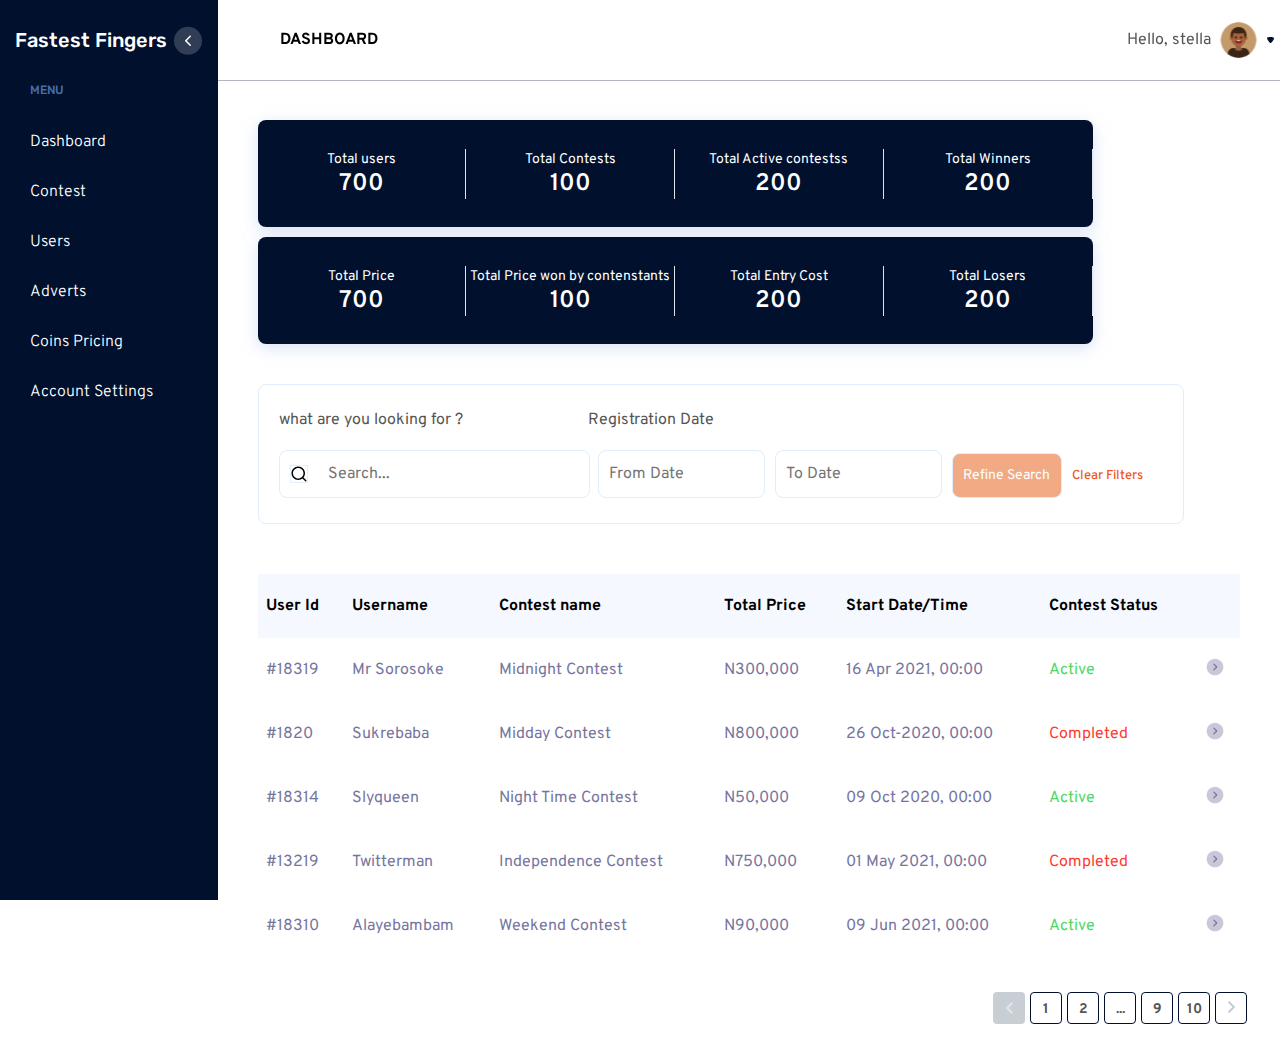
<file: index.html>
<!DOCTYPE html>
<html lang="en">
	<head>
		<meta charset="UTF-8" />
		<meta http-equiv="X-UA-Compatible" content="IE=edge" />
		<meta name="viewport" content="width=device-width, initial-scale=1.0" />
		<title>Document</title>
		<link rel="stylesheet" href="dashboard.css" />
	</head>
	<body>
		<div class="page">
			<div id="Container" class="container">
				<div class="fixed-nav">
					<div class="navbar">
						<div class="page-title">
							<h1>DASHBOARD</h1>
						</div>
						<div class="user-ctn">
							<p>Hello, stella</p>
							<img src="icons/image 1.svg" />
							<img src="icons/Arrow - Down 2.svg" />
						</div>
						<img
						onclick="menutoogle()"
							class="menu-icon"
							src="icons/menu icon.png"
						/>
					</div>
				</div>
				<div class="inner-ctn">
					<div class="recta-div">
						<div class="text-flex">
							<div class="textdiv">
								<p>Total users</p>
								<h2>700</h2>
							</div>
							<div class="textdiv">
								<p>Total Contests</p>
								<h2>100</h2>
							</div>
							<div class="textdiv">
								<p>Total Active contestss</p>
								<h2>200</h2>
							</div>
							<div class="textdiv">
								<p>Total Winners</p>
								<h2>200</h2>
							</div>
							<div class="arrow">
								<svg
									width="30"
									height="30"
									viewBox="0 0 18 18"
									fill="none"
									xmlns="http://www.w3.org/2000/svg"
								>
									<path
										opacity="0.4"
										d="M8.99984 0.666494C13.5957 0.666494 17.3332 4.40483 17.3332 8.99983C17.3332 13.5948 13.5957 17.3332 8.99984 17.3332C4.40484 17.3332 0.666504 13.5948 0.666504 8.99983C0.666504 4.40483 4.40484 0.666494 8.99984 0.666494Z"
										fill="#75759E"
									/>
									<path
										d="M7.79782 5.48256C7.95699 5.48256 8.11699 5.5434 8.23865 5.66506L11.1445 8.55673C11.262 8.67423 11.3278 8.8334 11.3278 9.00006C11.3278 9.1659 11.262 9.32506 11.1445 9.44256L8.23865 12.3359C7.99449 12.5792 7.59949 12.5792 7.35532 12.3342C7.11199 12.0892 7.11282 11.6934 7.35699 11.4501L9.81782 9.00006L7.35699 6.55006C7.11282 6.30673 7.11199 5.91173 7.35532 5.66673C7.47699 5.5434 7.63782 5.48256 7.79782 5.48256Z"
										fill="#ffffff"
									/>
								</svg>
							</div>
						</div>
					</div>
					<div class="recta-div">
						<div class="text-flex">
							<div class="textdiv">
								<p>Total Price</p>
								<h2>700</h2>
							</div>
							<div class="textdiv">
								<p>Total Price won by contenstants</p>
								<h2>100</h2>
							</div>
							<div class="textdiv">
								<p>Total Entry Cost</p>
								<h2>200</h2>
							</div>
							<div class="textdiv">
								<p>Total Losers</p>
								<h2>200</h2>
							</div>
							<div class="arrow">
								<svg
									width="30"
									height="30"
									viewBox="0 0 18 18"
									fill="none"
									xmlns="http://www.w3.org/2000/svg"
								>
									<path
										opacity="0.4"
										d="M8.99984 0.666494C13.5957 0.666494 17.3332 4.40483 17.3332 8.99983C17.3332 13.5948 13.5957 17.3332 8.99984 17.3332C4.40484 17.3332 0.666504 13.5948 0.666504 8.99983C0.666504 4.40483 4.40484 0.666494 8.99984 0.666494Z"
										fill="#75759E"
									/>
									<path
										d="M7.79782 5.48256C7.95699 5.48256 8.11699 5.5434 8.23865 5.66506L11.1445 8.55673C11.262 8.67423 11.3278 8.8334 11.3278 9.00006C11.3278 9.1659 11.262 9.32506 11.1445 9.44256L8.23865 12.3359C7.99449 12.5792 7.59949 12.5792 7.35532 12.3342C7.11199 12.0892 7.11282 11.6934 7.35699 11.4501L9.81782 9.00006L7.35699 6.55006C7.11282 6.30673 7.11199 5.91173 7.35532 5.66673C7.47699 5.5434 7.63782 5.48256 7.79782 5.48256Z"
										fill="#ffffff"
									/>
								</svg>
							</div>
						</div>
					</div>
					<div class="second-rec">
						<div class="input-div">
							<div class="search_section">
								<p>what are you looking for ?</p>
								<div class="search-div">
									<img
										class="search-img"
										src="icons/search.svg"
										width="18px"
										height="18px"
									/>
									<input
										type="search"
										class="search"
										placeholder="Search..."
									/>
								</div>
							</div>
							<div class="date_section">
								<p>Registration Date</p>
								<div class="date_ctn">
									<input
										placeholder="From Date"
										class="date"
										type="text"
										onfocus="(this.type='date')"
										id="date"
									/>
									<input
										placeholder="To Date "
										class="date"
										type="text"
										onfocus="(this.type='date')"
										id="date"
									/>
								</div>
							</div>
							<div class="input_btn">
								<button class="refine-search">
									Refine Search
								</button>
								<p class="clear">Clear Filters</p>
							</div>
						</div>
					</div>
					<div class="big-rec">
						<table>
							<tr>
								<th>User Id</th>
								<th>Username</th>
								<th>Contest name</th>
								<th>Total Price</th>
								<th>Start Date/Time</th>
								<th>Contest Status</th>
								<th></th>
							</tr>
							<tr>
								<td>#18319</td>
								<td>Mr Sorosoke</td>
								<td>Midnight Contest</td>
								<td>N300,000</td>
								<td>16 Apr 2021, 00:00</td>
								<td class="active">Active</td>
								<td>
									<a href="dashboard2.html"
										><img
											src="icons/Arrow - Right Circle.svg"
									/></a>
								</td>
							</tr>
							<tr>
								<td>#1820</td>
								<td>Sukrebaba</td>
								<td>Midday Contest</td>
								<td>N800,000</td>
								<td>26 Oct-2020, 00:00</td>
								<td class="completed">Completed</td>
								<td>
									<img src="icons/Arrow - Right Circle.svg" />
								</td>
							</tr>
							<tr>
								<td>#18314</td>
								<td>Slyqueen</td>
								<td>Night Time Contest</td>
								<td>N50,000</td>
								<td>09 Oct 2020, 00:00</td>
								<td class="active">Active</td>
								<td>
									<img src="icons/Arrow - Right Circle.svg" />
								</td>
							</tr>
							<tr>
								<td>#13219</td>
								<td>Twitterman</td>
								<td>Independence Contest</td>
								<td>N750,000</td>
								<td>01 May 2021, 00:00</td>
								<td class="completed">Completed</td>
								<td>
									<img src="icons/Arrow - Right Circle.svg" />
								</td>
							</tr>
							<tr>
								<td>#18310</td>
								<td>Alayebambam</td>
								<td>Weekend Contest</td>
								<td>N90,000</td>
								<td>09 Jun 2021, 00:00</td>
								<td class="active">Active</td>
								<td>
									<img src="icons/Arrow - Right Circle.svg" />
								</td>
							</tr>
						</table>
					</div>
				</div>

				<div class="page-ctn">
					<img src="icons/disabled.svg" width="32px" height="32px" />
					<div class="box">
						<p>1</p>
					</div>
					<div class="box">
						<p>2</p>
					</div>
					<div class="box">
						<p>...</p>
					</div>
					<div class="box">
						<p>9</p>
					</div>
					<div class="box">
						<p>10</p>
					</div>
					<div class="box">
						<img class="box-img" src="Vector.svg" />
					</div>
				</div>
			</div>
			<div id="Sidenav" class="side-nav">
				<div class="logo-ctn">
					<p class="logo-name">Fastest Fingers</p>
					<img class="close" src="icons/Collapse.svg" />
				</div>
				<div class="menu-ctn">
					<p class="menu-title">MENU</p>
					<ul class="menus">
						<a href="/"
							><li class="menu-items" href="dashboard2.html">
								Dashboard
							</li></a
						>
						<a href="contest.html"
							><li class="menu-items">Contest</li></a
						>
						<a href="users.html"
							><li class="menu-items">Users</li></a
						>
						<a href="Adverts.html"
							><li class="menu-items">Adverts</li></a
						>
						<a href="coinspricing.html"
							><li class="menu-items">Coins Pricing</li></a
						>
						<a href="accountsettings.html"
							><li class="menu-items">Account Settings</li></a
						>
					</ul>
				</div>
			</div>
		</div>
  <div href="javascript:void(0)" id="mySidenav" class="sidebar-bg" onclick="closeNav()">
					<div class="sidenav-2">
					 <a href="javascript:void(0)" class="closebtn" onclick="closeNav()"><img
						class="close"
						src="icons/Collapse.svg"
					/><p class="back-white">Close</p></a>
					<ul>
 						<a href="/"><li class="sec-">Dashboard</li>
  						<a href="contest.html"><li class="sec-">Contest</li></a>
 						 <a href="users.html"><li class="sec-">Users</li></a>
  						<a href="Adverts.html"><li class="sec-">Adverts</li></a>
							<a href="coinspricing.html"><li class="sec-">Coins Pricing</li>
						<a href="accountsettings.html"><li class="sec-">Account Settings</li></a>
					</ul>
				</div>
  </div>

		<!-- </div> -->
		<script src="https://cdnjs.cloudflare.com/ajax/libs/gsap/3.4.0/gsap.min.js"></script>
		<script src="script.js"></script>
	</body>
</html>
</file>
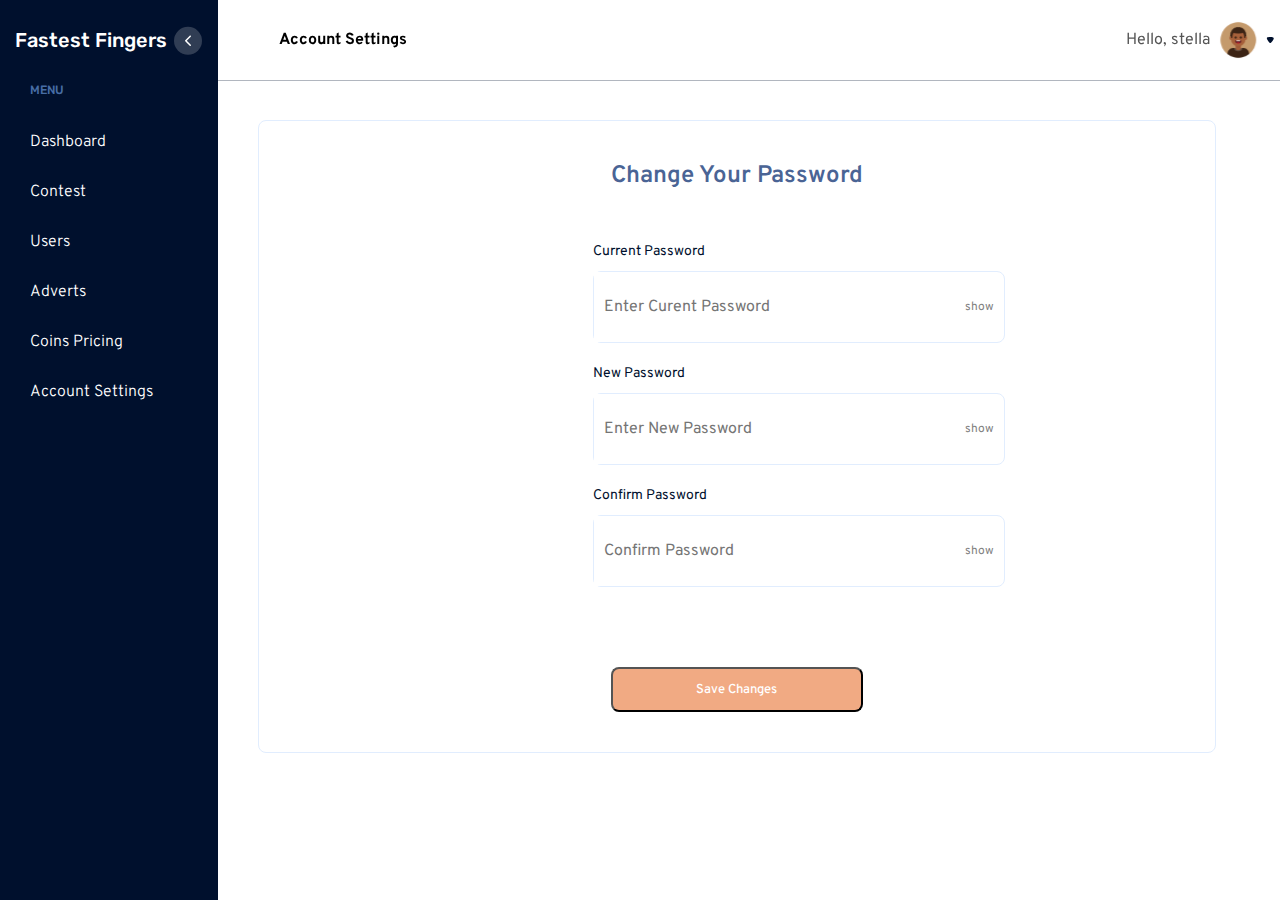
<file: accountsettings.html>
<!DOCTYPE html>
<html lang="en">
	<head>
		<meta charset="UTF-8" />
		<meta http-equiv="X-UA-Compatible" content="IE=edge" />
		<meta name="viewport" content="width=device-width, initial-scale=1.0" />
		<title>Document</title>
		<link rel="stylesheet" href="accountsettings.css" />
	</head>
	<body>
		<div class="page">
			<div id="Container" class="container">
				<div class="fixed-nav">
					<div class="navbar">
						<div class="page-title">
							<h1>Account Settings</h1>
						</div>
						<div class="user-ctn">
							<p>Hello, stella</p>
							<img src="icons/image 1.svg" />
							<img
							
								src="icons/Arrow - Down 2.svg"
							/>
						</div>
						<img onclick="menutoogle()"
							class="menu-icon" src="icons/menu icon.png" />
					</div>
				</div>
				<div class="inner-ctn">
					
					</div>
					
					<div class="second-rec">
						<div class="change-ctn">
							<p class="change">Change Your Password</p>
						</div>
						<form>
						<div class="current-div">
							<p class="current">Current Password</p>
							<div  class="input1-div">
								<input id="input-el" class="current-ps" type="password" placeholder="Enter Curent Password">
								<p id="show-el" class="show-ps" onclick="showPass()">show</p>
							</div>
						</div>
						<div class="current-div">
							<p class="current">New Password</p>
							<div class="input1-div">
								<input id="input-el2" class="current-ps" type="password" placeholder="Enter New Password">
								<p class="show-ps" onclick="showPass2()">show</p>
							</div>
						</div>
						<div class="current-div">
							<p class="current">Confirm Password</p>
							<div class="input1-div">
								<input id="input-el3" class="current-ps" type="password" placeholder="Confirm Password">
								<p class="show-ps" onclick="showPass3()">show</p>
							</div>
						</div>
						<div class="sav-ctn">
							<button class="save" onclick="return Validate()" >Save Changes</button>
						</div>
						</form>
					</div>
				
				</div>
			</div>
			<div id="Sidenav" class="side-nav">
				<div class="logo-ctn">
					<p class="logo-name">Fastest Fingers</p>
					<img
						class="close"
						onclick="closeNav()"
						src="icons/Collapse.svg"
					/>
				</div>
				<div class="menu-ctn">
					<p class="menu-title">MENU</p>
					<ul class="menus">
					<a href="/"><li  class="menu-items" href="dashboard2.html">Dashboard</li></a>
						<a href="contest.html"><li class="menu-items">Contest</li></a>
						<a href="users.html"><li class="menu-items">Users</li></a>
						<a href="Adverts.html"><li class="menu-items">Adverts</li></a>
						<a href="coinspricing.html"><li class="menu-items">Coins Pricing</li></a>
						<a href="accountsettings.html"><li class="menu-items">Account Settings</li></a>
					</ul>
				</div>
			</div>
		</div>
  <div href="javascript:void(0)" id="mySidenav" class="sidebar-bg" onclick="closeNav()">
					<div class="sidenav-2">
					 <a href="javascript:void(0)" class="closebtn" onclick="closeNav()"><img
						class="close"
						src="icons/Collapse.svg"
					/><p class="back-white">Close</p></a>
					<ul>
 						<a href="/"><li class="sec-">Dashboard</li></a>
  						<a href="contest.html"><li class="sec-">Contest</li></a>
 						 <a href="users.html"><li class="sec-">Users</li></a>
  						<a href="Adverts.html"><li class="sec-">Adverts</li></a>
							<a href="coinspricing.html"><li class="sec-">Coins Pricing</li></a>
						<a href="accountsettings.html"><li class="sec-">Account Settings</li></a>
					</ul>
				</div>
		<script src="https://cdnjs.cloudflare.com/ajax/libs/gsap/3.4.0/gsap.min.js"></script>

		<script src="accountsettings.js"></script>
	</body>
</html>
</file>
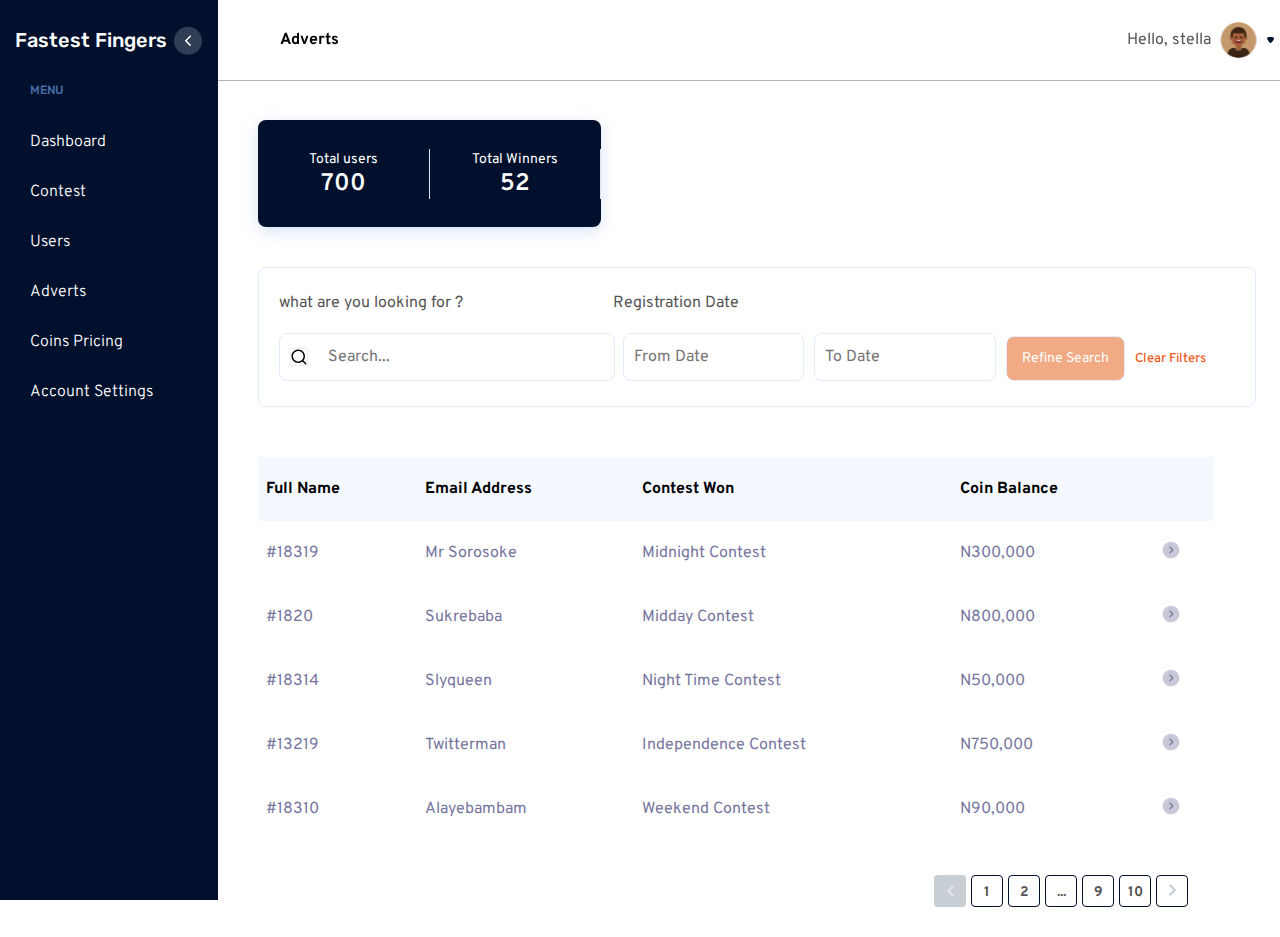
<file: adverts.html>
<!DOCTYPE html>
<html lang="en">
	<head>
		<meta charset="UTF-8" />
		<meta http-equiv="X-UA-Compatible" content="IE=edge" />
		<meta name="viewport" content="width=device-width, initial-scale=1.0" />
		<title>Document</title>
		<link rel="stylesheet" href="adverts.css" />
	</head>
	<body>
		    	<div class="page">
			<div id="Container" class="container">
				<div class="fixed-nav">
					<div class="navbar">
						<div class="page-title">
							<h1>Adverts</h1>
						</div>
						<div class="user-ctn">
							<p>Hello, stella</p>
							<img src="icons/image 1.svg" />
							<img
								src="icons/Arrow - Down 2.svg"
							/>
						</div>
						<img onclick="menutoogle()"
							class="menu-icon"src="icons/menu icon.png" />
					</div>
				</div>
				<div class="inner-ctn">
					<div class="recta-div">
						<div class="text-flex">
							<div class="textdiv">
								<p>Total users</p>
								<h2>700</h2>
							</div>
							<div class="textdiv">
								<p>Total Winners</p>
								<h2>52</h2>
							</div>
								<div class="arrow">
								<svg
									width="30"
									height="30"
									viewBox="0 0 18 18"
									fill="none"
									xmlns="http://www.w3.org/2000/svg"
								>
									<path
										opacity="0.4"
										d="M8.99984 0.666494C13.5957 0.666494 17.3332 4.40483 17.3332 8.99983C17.3332 13.5948 13.5957 17.3332 8.99984 17.3332C4.40484 17.3332 0.666504 13.5948 0.666504 8.99983C0.666504 4.40483 4.40484 0.666494 8.99984 0.666494Z"
										fill="#75759E"
									/>
									<path
										d="M7.79782 5.48256C7.95699 5.48256 8.11699 5.5434 8.23865 5.66506L11.1445 8.55673C11.262 8.67423 11.3278 8.8334 11.3278 9.00006C11.3278 9.1659 11.262 9.32506 11.1445 9.44256L8.23865 12.3359C7.99449 12.5792 7.59949 12.5792 7.35532 12.3342C7.11199 12.0892 7.11282 11.6934 7.35699 11.4501L9.81782 9.00006L7.35699 6.55006C7.11282 6.30673 7.11199 5.91173 7.35532 5.66673C7.47699 5.5434 7.63782 5.48256 7.79782 5.48256Z"
										fill="#ffffff"
									/>
								</svg>
							</div>
							
						</div>
					</div>
					
					</div>
						<div class="second-rec">
						<div class="input-div">
							<div class="search_section">
								<p>what are you looking for ?</p>
								<div class="search-div">
									<img
										class="search-img"
										src="icons/search.svg"
										width="18px"
										height="18px"
									/>
									<input
										type="search"
										class="search"
										placeholder="Search..."
									/>
								</div>
							</div>
							<div class="date_section">
								<p>Registration Date</p>
								<div class="date_ctn">
									<input
										placeholder="From Date"
										class="date"
										type="text"
										onfocus="(this.type='date')"
										id="date"
									/>
									<input
										placeholder="To Date "
										class="date"
										type="text"
										onfocus="(this.type='date')"
										id="date"
									/>
								</div>
							</div>
							<div class="input_btn">
								<button class="refine-search">
									Refine Search
								</button>
								<p class="clear">Clear Filters</p>
							</div>
						</div>
					</div>
					<div class="big-rec">
						<table>
							<tr>
								<th>Full Name</th>
								<th>Email Address</th>
								<th>Contest Won</th>
								<th>Coin Balance</th>
								<th></th>
							</tr>
							<tr>
								<td>#18319</td>
								<td>Mr Sorosoke</td>
								<td>Midnight Contest</td>
								<td>N300,000</td>
								<td>
									<a href="dashboard2.html"
										><img
											src="icons/Arrow - Right Circle.svg"
									/></a>
								</td>
							</tr>
							<tr>
								<td>#1820</td>
								<td>Sukrebaba</td>
								<td>Midday Contest</td>
								<td>N800,000</td>
								<td>
									<img src="icons/Arrow - Right Circle.svg" />
								</td>
							</tr>
							<tr>
								<td>#18314</td>
								<td>Slyqueen</td>
								<td>Night Time Contest</td>
								<td>N50,000</td>
								<td>
									<img src="icons/Arrow - Right Circle.svg" />
								</td>
							</tr>
							<tr>
								<td>#13219</td>
								<td>Twitterman</td>
								<td>Independence Contest</td>
								<td>N750,000</td>
								<td>
									<img src="icons/Arrow - Right Circle.svg" />
								</td>
							</tr>
							<tr>
								<td>#18310</td>
								<td>Alayebambam</td>
								<td>Weekend Contest</td>
								<td>N90,000</td>
								
								<td>
									<img src="icons/Arrow - Right Circle.svg" />
								</td>
							</tr>
						</table>
					</div>
				</div>

				<div class="page-ctn">
					<img src="icons/disabled.svg" width="32px" height="32px" />
					<div class="box">
						<p>1</p>
					</div>
					<div class="box">
						<p>2</p>
					</div>
					<div class="box">
						<p>...</p>
					</div>
					<div class="box">
						<p>9</p>
					</div>
					<div class="box">
						<p>10</p>
					</div>
					<div class="box">
						<img class="box-img" src="Vector.svg" />
					</div>
				</div>
			</div>
			<div id="Sidenav" class="side-nav">
				<div class="logo-ctn">
					<p class="logo-name">Fastest Fingers</p>
					<img
						class="close"
						src="icons/Collapse.svg"
					/>
				</div>
				<div class="menu-ctn">
					<p class="menu-title">MENU</p>
					<ul class="menus">
						<a href="/"
							><li class="menu-items" href="dashboard2.html">
								Dashboard
							</li></a
						>
						<a href="contest.html"
							><li class="menu-items">Contest</li></a
						>
						<a href="users.html"
							><li class="menu-items">Users</li></a
						>
						<a href="Adverts.html"
							><li class="menu-items">Adverts</li></a
						>
						<a href="coinspricing.html"
							><li class="menu-items">Coins Pricing</li></a
						>
						<a href="accountsettings.html"
							><li class="menu-items">Account Settings</li></a
						>
					</ul>
				</div>
			</div>
		</div>
	  <div href="javascript:void(0)" id="mySidenav" class="sidebar-bg" onclick="closeNav()">
					<div class="sidenav-2">
					 <a href="javascript:void(0)" class="closebtn" onclick="closeNav()"><img
						class="close"
						src="icons/Collapse.svg"
					/><p class="back-white">Close</p></a>
					<ul>
 						<a href="/"><li class="sec-">Dashboard</li></a>
  						<a href="contest.html"><li class="sec-">Contest</li></a>
 						 <a href="users.html"><li class="sec-">Users</li></a>
  						<a href="Adverts.html"><li class="sec-">Adverts</li></a>
							<a href="coinspricing.html"><li class="sec-">Coins Pricing</li></a>
						<a href="accountsettings.html"><li class="sec-">Account Settings</li></a>
					</ul>
				</div>
		<script src="https://cdnjs.cloudflare.com/ajax/libs/gsap/3.4.0/gsap.min.js"></script>
		<script src="adverts.js"></script>
	</body>
</html>
</file>
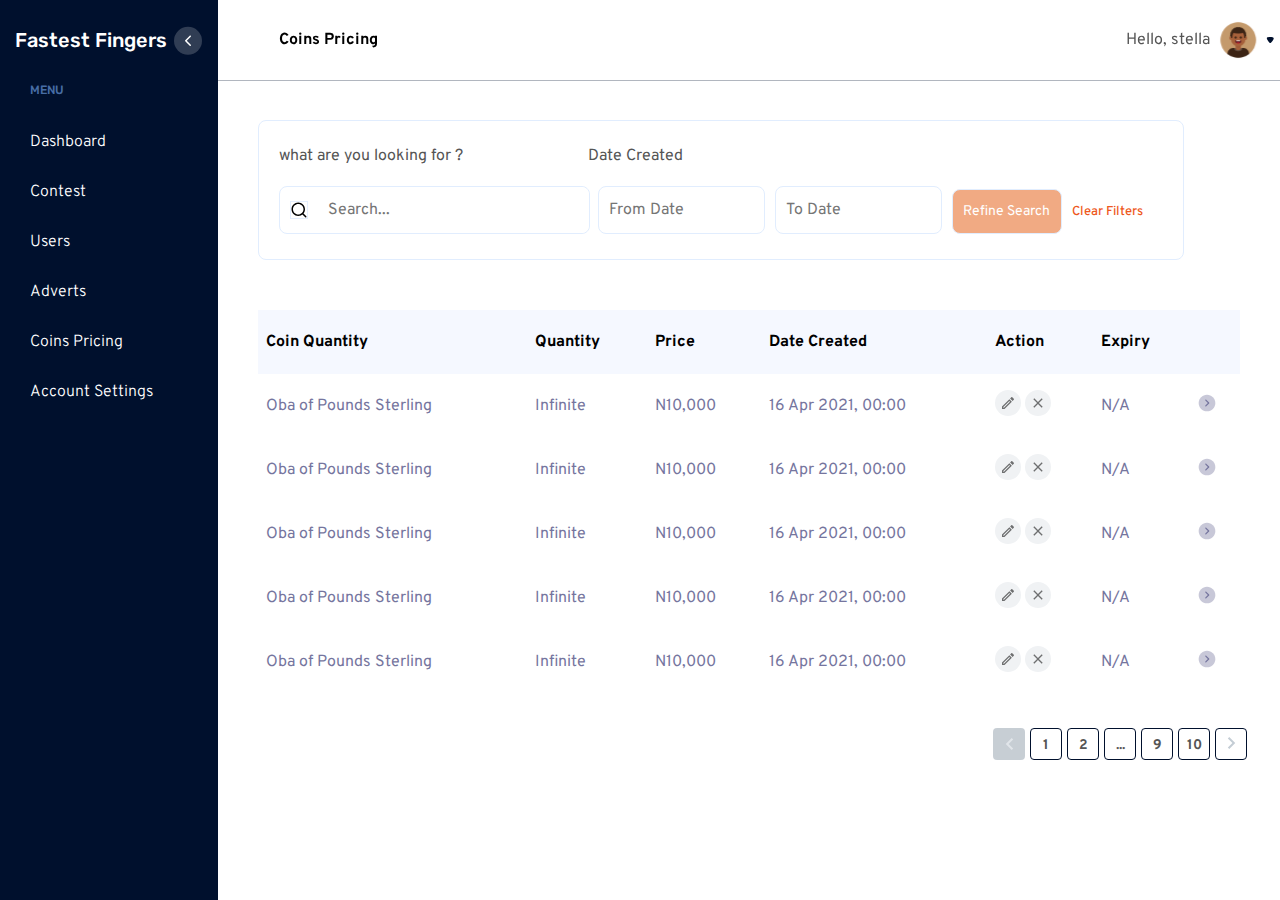
<file: coinspricing.html>
<!DOCTYPE html>
<html lang="en">
	<head>
		<meta charset="UTF-8" />
		<meta http-equiv="X-UA-Compatible" content="IE=edge" />
		<meta name="viewport" content="width=device-width, initial-scale=1.0" />
		<title>Document</title>
		<link rel="stylesheet" href="coinspricing.css" />
	</head>
	<body>
		<div class="page">
			<div id="Container" class="container">
				<div class="fixed-nav">
					<div class="navbar">
						<div class="page-title">
							<h1>Coins Pricing</h1>
						</div>
						<div class="user-ctn">
							<p>Hello, stella</p>
							<img src="icons/image 1.svg" />
							<img src="icons/Arrow - Down 2.svg" />
						</div>
						<img
							onclick="menutoogle()"
							class="menu-icon"
							src="icons/menu icon.png"
						/>
					</div>
				</div>
				<div class="inner-ctn">
					<div class="second-rec">
						<div class="input-div">
							<div class="search_section">
								<p>what are you looking for ?</p>
								<div class="search-div">
									<img
										class="search-img"
										src="icons/search.svg"
										width="18px"
										height="18px"
									/>
									<input
										type="search"
										class="search"
										placeholder="Search..."
									/>
								</div>
							</div>
							<div class="date_section">
								<p>Date Created</p>
								<div class="date_ctn">
									<input
										placeholder="From Date"
										class="date"
										type="text"
										onfocus="(this.type='date')"
										id="date"
									/>
									<input
										placeholder="To Date "
										class="date"
										type="text"
										onfocus="(this.type='date')"
										id="date"
									/>
								</div>
							</div>
							<div class="input_btn">
								<button class="refine-search">
									Refine Search
								</button>
								<p class="clear">Clear Filters</p>
							</div>
						</div>
					</div>
					<div class="big-rec">
						<table>
							<tr>
								<th>Coin Quantity</th>
								<th>Quantity</th>
								<th>Price</th>
								<th>Date Created</th>
								<th>Action</th>
								<th>Expiry</th>
								<th></th>
							</tr>
							<tr>
								<td>Oba of Pounds Sterling</td>
								<td>Infinite</td>
								<td>N10,000</td>
								<td>16 Apr 2021, 00:00</td>
								<td>
									<div class="edit">
										<img src="icons/Edit.svg" />
										<img src="icons/Delete.svg" />
									</div>
								</td>
								<td>N/A</td>
								<td>
									<a href="dashboard2.html"
										><img
											src="icons/Arrow - Right Circle.svg"
									/></a>
								</td>
							</tr>
							<tr>
								<td>Oba of Pounds Sterling</td>
								<td>Infinite</td>
								<td>N10,000</td>
								<td>16 Apr 2021, 00:00</td>
								<td>
									<div class="edit">
										<img src="icons/Edit.svg" />
										<img src="icons/Delete.svg" />
									</div>
								</td>
								<td>N/A</td>
								<td>
									<a href="dashboard2.html"
										><img
											src="icons/Arrow - Right Circle.svg"
									/></a>
								</td>
							</tr>
							<tr>
								<td>Oba of Pounds Sterling</td>
								<td>Infinite</td>
								<td>N10,000</td>
								<td>16 Apr 2021, 00:00</td>
								<td>
									<div class="edit">
										<img src="icons/Edit.svg" />
										<img src="icons/Delete.svg" />
									</div>
								</td>
								<td>N/A</td>
								<td>
									<a href="dashboard2.html"
										><img
											src="icons/Arrow - Right Circle.svg"
									/></a>
								</td>
							</tr>
							<tr>
								<td>Oba of Pounds Sterling</td>
								<td>Infinite</td>
								<td>N10,000</td>
								<td>16 Apr 2021, 00:00</td>
								<td>
									<div class="edit">
										<img src="icons/Edit.svg" />
										<img src="icons/Delete.svg" />
									</div>
								</td>
								<td>N/A</td>
								<td>
									<a href="dashboard2.html"
										><img
											src="icons/Arrow - Right Circle.svg"
									/></a>
								</td>
							</tr>
							<tr>
								<td>Oba of Pounds Sterling</td>
								<td>Infinite</td>
								<td>N10,000</td>
								<td>16 Apr 2021, 00:00</td>
								<td>
									<div class="edit">
										<img src="icons/Edit.svg" />
										<img src="icons/Delete.svg" />
									</div>
								</td>
								<td>N/A</td>
								<td>
									<a href="dashboard2.html"
										><img
											src="icons/Arrow - Right Circle.svg"
									/></a>
								</td>
							</tr>
						</table>
					</div>
				</div>

				<div class="page-ctn">
					<img src="icons/disabled.svg" width="32px" height="32px" />
					<div class="box">
						<p>1</p>
					</div>
					<div class="box">
						<p>2</p>
					</div>
					<div class="box">
						<p>...</p>
					</div>
					<div class="box">
						<p>9</p>
					</div>
					<div class="box">
						<p>10</p>
					</div>
					<div class="box">
						<img class="box-img" src="Vector.svg" />
					</div>
				</div>
			</div>
			<div id="Sidenav" class="side-nav">
				<div class="logo-ctn">
					<p class="logo-name">Fastest Fingers</p>
					<img class="close" src="icons/Collapse.svg" />
				</div>
				<div class="menu-ctn">
					<p class="menu-title">MENU</p>
					<ul class="menus">
						<a href="/"
							><li class="menu-items" href="dashboard2.html">
								Dashboard
							</li></a
						>
						<a href="contest.html"
							><li class="menu-items">Contest</li></a
						>
						<a href="users.html"
							><li class="menu-items">Users</li></a
						>
						<a href="Adverts.html"
							><li class="menu-items">Adverts</li></a
						>
						<a href="coinspricing.html"
							><li class="menu-items">Coins Pricing</li></a
						>
						<a href="accountsettings.html"
							><li class="menu-items">Account Settings</li></a
						>
					</ul>
				</div>
			</div>
		</div>
		<div
			href="javascript:void(0)"
			id="mySidenav"
			class="sidebar-bg"
			onclick="closeNav()"
		>
			<div class="sidenav-2">
				<a
					href="javascript:void(0)"
					class="closebtn"
					 onclick="closeNav()"><img
						class="close"
						src="icons/Collapse.svg"
					/><p class="back-white">Close</p</a
				>
				<ul>
					<a href="/"><li class="sec-">Dashboard</li></a>
					<a href="contest.html"><li class="sec-">Contest</li></a>
					<a href="users.html"><li class="sec-">Users</li></a>
					<a href="Adverts.html"><li class="sec-">Adverts</li></a>
					<a href="coinspricing.html"
						><li class="sec-">Coins Pricing</li></a
					>
					<a href="accountsettings.html"
						><li class="sec-">Account Settings</li></a
					>
				</ul>
			</div>
		<script src="https://cdnjs.cloudflare.com/ajax/libs/gsap/3.4.0/gsap.min.js"></script>
		
		<script src="coinspricing.js"></script>
	</body>
</html>
</file>
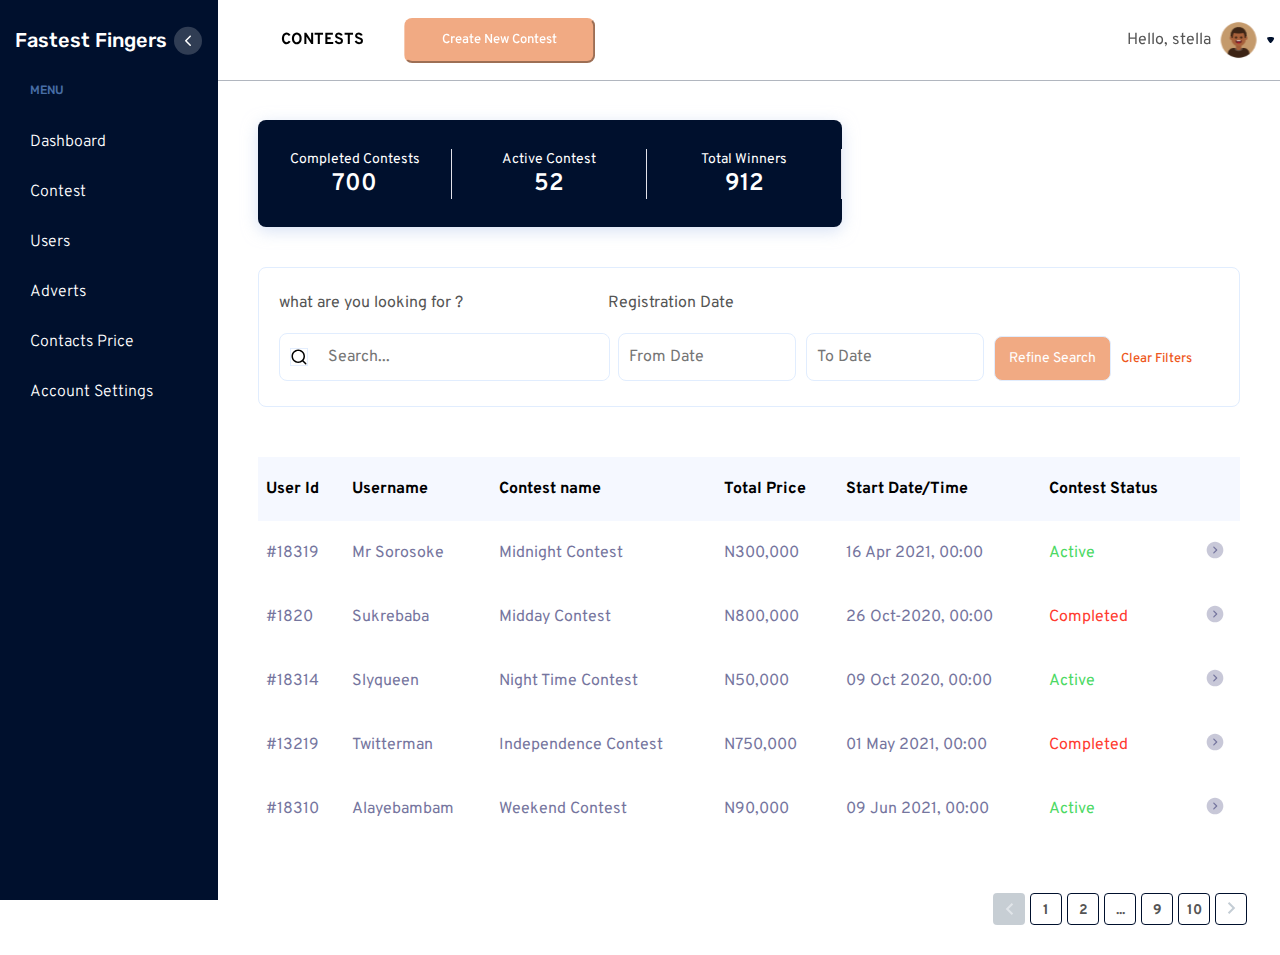
<file: contest.html>
<!DOCTYPE html>
<html lang="en">
	<head>
		<meta charset="UTF-8" />
		<meta http-equiv="X-UA-Compatible" content="IE=edge" />
		<meta name="viewport" content="width=device-width, initial-scale=1.0" />
		<title>Document</title>
		<link rel="stylesheet" href="contest.css" />
	</head>
	<body>
		<div class="page">
			<div id="Container" class="container">
				<div class="fixed-nav">
					<div class="navbar">
						<div class="page-title">
							<h1>CONTESTS</h1>
							<button class="create-btn" onclick="openForm()">
								Create New Contest
							</button>
						</div>
						<div class="user-ctn">
							<p>Hello, stella</p>
							<img src="icons/image 1.svg" />
							<img src="icons/Arrow - Down 2.svg" />
						</div>
						<img
							onclick="menutoogle()"
							class="menu-icon"
							src="icons/menu icon.png"
						/>
					</div>
				</div>
				<div class="inner-ctn">
					<div class="recta-div">
						<div class="text-flex">
							<div class="textdiv">
								<p>Completed Contests</p>
								<h2>700</h2>
							</div>
							<div class="textdiv">
								<p>Active Contest</p>
								<h2>52</h2>
							</div>
							<div class="textdiv">
								<p>Total Winners</p>
								<h2>912</h2>
							</div>
							<div class="arrow">
								<svg
									width="30"
									height="30"
									viewBox="0 0 18 18"
									fill="none"
									xmlns="http://www.w3.org/2000/svg"
								>
									<path
										opacity="0.4"
										d="M8.99984 0.666494C13.5957 0.666494 17.3332 4.40483 17.3332 8.99983C17.3332 13.5948 13.5957 17.3332 8.99984 17.3332C4.40484 17.3332 0.666504 13.5948 0.666504 8.99983C0.666504 4.40483 4.40484 0.666494 8.99984 0.666494Z"
										fill="#75759E"
									/>
									<path
										d="M7.79782 5.48256C7.95699 5.48256 8.11699 5.5434 8.23865 5.66506L11.1445 8.55673C11.262 8.67423 11.3278 8.8334 11.3278 9.00006C11.3278 9.1659 11.262 9.32506 11.1445 9.44256L8.23865 12.3359C7.99449 12.5792 7.59949 12.5792 7.35532 12.3342C7.11199 12.0892 7.11282 11.6934 7.35699 11.4501L9.81782 9.00006L7.35699 6.55006C7.11282 6.30673 7.11199 5.91173 7.35532 5.66673C7.47699 5.5434 7.63782 5.48256 7.79782 5.48256Z"
										fill="#ffffff"
									/>
								</svg>
							</div>
						</div>
					</div>
					<div class="second-rec">
						<div class="input-div">
							<div class="search_section">
								<p>what are you looking for ?</p>
								<div class="search-div">
									<img
										class="search-img"
										src="icons/search.svg"
										width="18px"
										height="18px"
									/>
									<input
										type="search"
										class="search"
										placeholder="Search..."
									/>
								</div>
							</div>
							<div class="date_section">
								<p>Registration Date</p>
								<div class="date_ctn">
									<input
										placeholder="From Date"
										class="date"
										type="text"
										onfocus="(this.type='date')"
										id="date"
									/>
									<input
										placeholder="To Date "
										class="date"
										type="text"
										onfocus="(this.type='date')"
										id="date"
									/>
								</div>
							</div>
							<div class="input_btn">
								<button class="refine-search">
									Refine Search
								</button>
								<p class="clear">Clear Filters</p>
							</div>
						</div>
					</div>
					<div class="big-rec">
						<table>
							<tr>
								<th>User Id</th>
								<th>Username</th>
								<th>Contest name</th>
								<th>Total Price</th>
								<th>Start Date/Time</th>
								<th>Contest Status</th>
								<th></th>
							</tr>
							<tr>
								<td>#18319</td>
								<td>Mr Sorosoke</td>
								<td>Midnight Contest</td>
								<td>N300,000</td>
								<td>16 Apr 2021, 00:00</td>
								<td class="active">Active</td>
								<td>
									<img src="icons/Arrow - Right Circle.svg" />
								</td>
							</tr>
							<tr>
								<td>#1820</td>
								<td>Sukrebaba</td>
								<td>Midday Contest</td>
								<td>N800,000</td>
								<td>26 Oct-2020, 00:00</td>
								<td class="completed">Completed</td>
								<td>
									<img src="icons/Arrow - Right Circle.svg" />
								</td>
							</tr>
							<tr>
								<td>#18314</td>
								<td>Slyqueen</td>
								<td>Night Time Contest</td>
								<td>N50,000</td>
								<td>09 Oct 2020, 00:00</td>
								<td class="active">Active</td>
								<td>
									<img src="icons/Arrow - Right Circle.svg" />
								</td>
							</tr>
							<tr>
								<td>#13219</td>
								<td>Twitterman</td>
								<td>Independence Contest</td>
								<td>N750,000</td>
								<td>01 May 2021, 00:00</td>
								<td class="completed">Completed</td>
								<td>
									<img src="icons/Arrow - Right Circle.svg" />
								</td>
							</tr>
							<tr>
								<td>#18310</td>
								<td>Alayebambam</td>
								<td>Weekend Contest</td>
								<td>N90,000</td>
								<td>09 Jun 2021, 00:00</td>
								<td class="active">Active</td>
								<td>
									<img src="icons/Arrow - Right Circle.svg" />
								</td>
							</tr>
						</table>
					</div>
				</div>

				<div class="page-ctn">
					<img src="icons/disabled.svg" width="32px" height="32px" />
					<div class="box">
						<p>1</p>
					</div>
					<div class="box">
						<p>2</p>
					</div>
					<div class="box">
						<p>...</p>
					</div>
					<div class="box">
						<p>9</p>
					</div>
					<div class="box">
						<p>10</p>
					</div>
					<div class="box">
						<img class="box-img" src="Vector.svg" />
					</div>
				</div>
			</div>

			<div id="Sidenav" class="side-nav">
				<div class="logo-ctn">
					<p class="logo-name">Fastest Fingers</p>
					<img
						class="close"
						src="icons/Collapse.svg"
					/>
				</div>
				<div class="menu-ctn">
					<p class="menu-title">MENU</p>
					<ul class="menus">
						<a href="/"
							><li class="menu-items" href="dashboard2.html">
								Dashboard
							</li></a
						>
						<a href="contest.html"
							><li class="menu-items">Contest</li></a
						>
						<a href="users.html"
							><li class="menu-items">Users</li></a
						>
						<a href="Adverts.html"
							><li class="menu-items">Adverts</li></a
						>
						<a href="coinspricing.html"
							><li class="menu-items">Contacts Price</li></a
						>
						<a href="accountsettings.html"
							><li class="menu-items">Account Settings</li></a
						>
					</ul>
				</div>
			</div>
			<div id="popup-el" class="popup-bg" onclick="closepopup()">
				<div id="nopop" class="new-contest-ctn" onclick="noclose()">
					<p class="contest-p">NEW CONTEST</p>
					<div class="form">
						<p>Contest Name</p>
						<input
							class="contest-name"
							placeholder="Enter Contest Name"
						/>
						<div class="div-start">
							<p>Start Date</p>
							<p>Start Time</p>
						</div>
						<div class="enter-ctn">
							<div class="div-please">
								<input
									class="please-enter"
									placeholder="Please enter"
								/>
								<img
									src="icons/Calendar.svg"
									width="15px"
									height="16.67px"
								/>
							</div>
							<div class="div-please">
								<input
									class="please-enter"
									placeholder="Please enter"
								/>
								<img
									src="icons/Time Circle.svg"
									width="16.67px"
									height="16.67px"
								/>
							</div>
						</div>
						<div class="div-start-2">
							<p>Enter Winning Numbers</p>
							<p>Repeat?</p>
						</div>
						<div class="enter-ctn">
							<div class="div-please">
								<input
									class="please-enter"
									placeholder="Please enter"
								/>
							</div>
							<div class="div-please">
								<select class="select-please">
									<option>Select Please</option>
								</select>
							</div>
						</div>
						<div class="flexer">
							<p>Entry Cost</p>
							<p class="margin-1">Total Price</p>
						</div>
						<div class="total-div">
							<div class="div-none">
								<img
									clas
									src="icons/sun.svg"
									width="15px"
									height="16.67px"
								/>
								<input
									class="please-ent"
									placeholder="Please enter"
								/>
							</div>
							<div class="div-none">
								<p>$</p>
								<input
									class="please-ent"
									placeholder="Please enter"
								/>
							</div>
						</div>
						<p>Your Message</p>
						<div class="write-ctn">
							<input
								class="writenn-ctn"
								placeholder="Please Enter"
							/>
						</div>
						<div class="button-wrap-">
							<button class="create-final">
								Create New Contest
							</button>
						</div>
					</div>
				</div>
			</div>
		</div>
			<div href="javascript:void(0)" id="mySidenav" class="sidebar-bg" onclick="closeNav()">
					<div class="sidenav-2">
					 <a href="javascript:void(0)" class="closebtn" onclick="closeNav()"><img
						class="close"
						src="icons/Collapse.svg"
					/><p class="back-white">Close</p</a>
					<ul>
 						<a href="/"><li class="sec-">Dashboard</li></a>
  						<a href="contest.html"><li class="sec-">Contest</li></a>
 						 <a href="users.html"><li class="sec-">Users</li></a>
  						<a href="Adverts.html"><li class="sec-">Adverts</li></a>
							<a href="coinspricing.html"><li class="sec-">Coins Pricing</li></a>
						<a href="accountsettings.html"><li class="sec-">Account Settings</li></a>
					</ul>
				</div>
		<script src="https://cdnjs.cloudflare.com/ajax/libs/gsap/3.4.0/gsap.min.js"></script>

		<script src="contest.js"></script>
	</body>
</html>
</file>
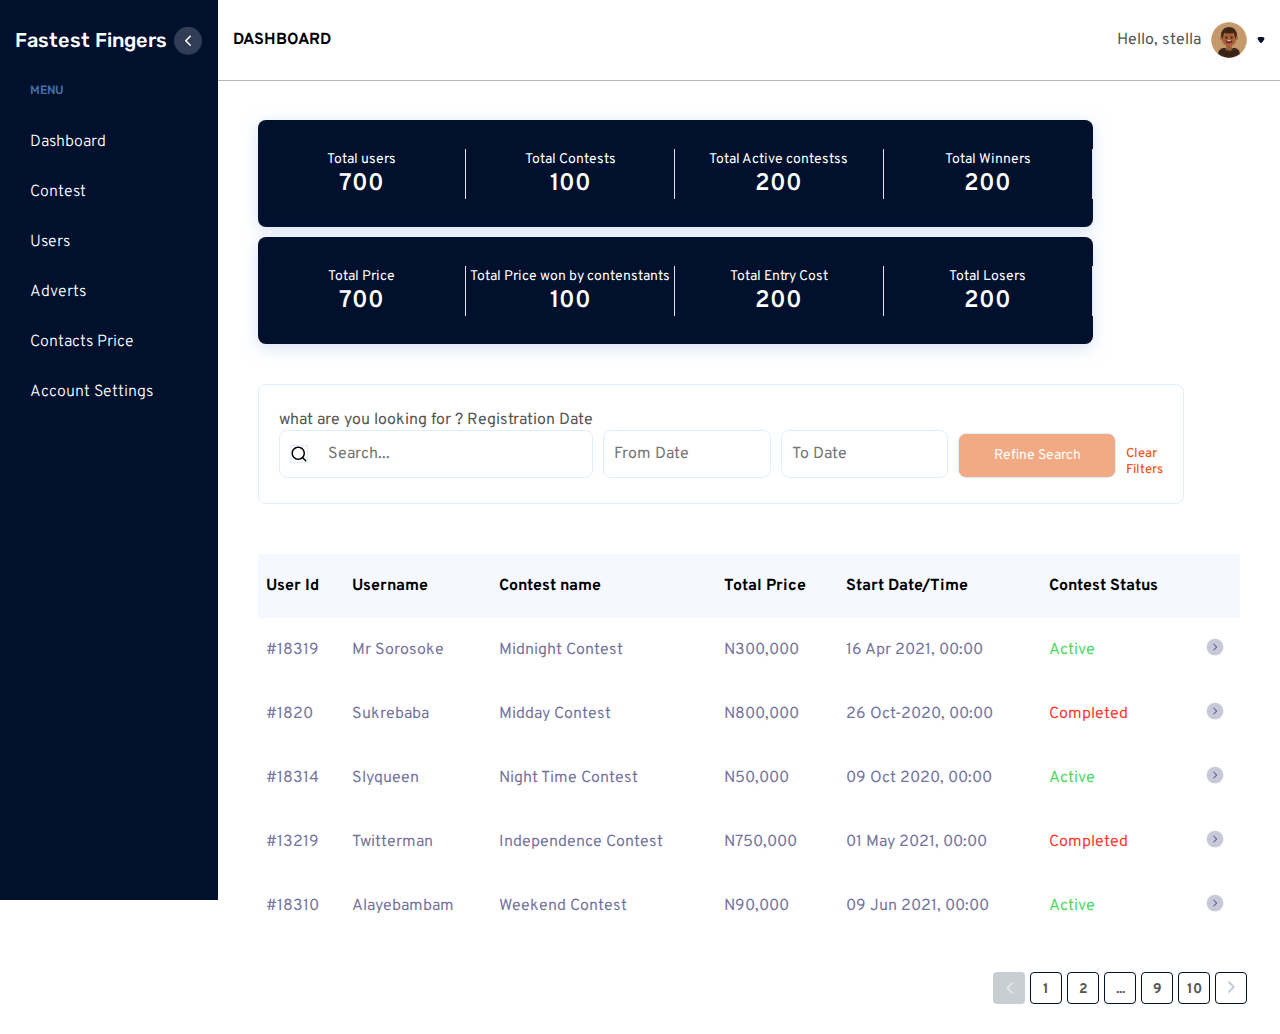
<file: dashboard.html>
<!DOCTYPE html>
<html lang="en">
	<head>
		<meta charset="UTF-8" />
		<meta http-equiv="X-UA-Compatible" content="IE=edge" />
		<meta name="viewport" content="width=device-width, initial-scale=1.0" />
		<title>Document</title>
		<link rel="stylesheet" href="dashboard.css" />
	</head>
	<body>
		<div class="page">
			<div id="Container" class="container">
				<div class="fixed-nav">
					<div class="navbar">
						<div class="page-title">
							<h1>DASHBOARD</h1>
						</div>
						<div class="user-ctn">
							<p>Hello, stella</p>
							<img src="icons/image 1.svg" />
							<img
								onclick="openNav()"
								src="icons/Arrow - Down 2.svg"
							/>
						</div>
					</div>
				</div>
				<div class="inner-ctn">
					<div class="recta-div">
						<div class="text-flex">
							<div class="textdiv">
								<p>Total users</p>
								<h2>700</h2>
							</div>
							<div class="textdiv">
								<p>Total Contests</p>
								<h2>100</h2>
							</div>
							<div class="textdiv">
								<p>Total Active contestss</p>
								<h2>200</h2>
							</div>
							<div class="textdiv">
								<p>Total Winners</p>
								<h2>200</h2>
							</div>
						</div>
					</div>
					<div class="recta-div">
						<div class="text-flex">
							<div class="textdiv">
								<p>Total Price</p>
								<h2>700</h2>
							</div>
							<div class="textdiv">
								<p>Total Price won by contenstants</p>
								<h2>100</h2>
							</div>
							<div class="textdiv">
								<p>Total Entry Cost</p>
								<h2>200</h2>
							</div>
							<div class="textdiv">
								<p>Total Losers</p>
								<h2>200</h2>
							</div>
						</div>
					</div>
					<div class="second-rec">
						<form>
							<div class="text-wrapper">
								<p>what are you looking for ?</p>
								<p>Registration Date</p>
							</div>
							<div class="input-div">
								<div class="search-div">
									<img
										class="search-img"
										src="icons/search.svg"
										width="18px"
										height="18px"
									/>
									<input
										type="search"
										class="search"
										placeholder="Search..."
									/>
								</div>
								<input
									placeholder="From Date"
									class="date"
									type="text"
									onfocus="(this.type='date')"
									id="date"
								/>
								<input
									placeholder="To Date "
									class="date"
									type="text"
									onfocus="(this.type='date')"
									id="date"
								/>
								<button class="refine-search">
									Refine Search
								</button>
								<p class="clear">Clear Filters</p>
							</div>
						</form>
					</div>
					<div class="big-rec">
						<table>
							<tr>
								<th>User Id</th>
								<th>Username</th>
								<th>Contest name</th>
								<th>Total Price</th>
								<th>Start Date/Time</th>
								<th>Contest Status</th>
								<th></th>
							</tr>
							<tr>
								<td>#18319</td>
								<td>Mr Sorosoke</td>
								<td>Midnight Contest</td>
								<td>N300,000</td>
								<td>16 Apr 2021, 00:00</td>
								<td class="active">Active</td>
								<td>
									<a href="dashboard2.html"><img src="icons/Arrow - Right Circle.svg" /></a>
								</td>
							</tr>
							<tr>
								<td>#1820</td>
								<td>Sukrebaba</td>
								<td>Midday Contest</td>
								<td>N800,000</td>
								<td>26 Oct-2020, 00:00</td>
								<td class="completed">Completed</td>
								<td>
									<img src="icons/Arrow - Right Circle.svg" />
								</td>
							</tr>
							<tr>
								<td>#18314</td>
								<td>Slyqueen</td>
								<td>Night Time Contest</td>
								<td>N50,000</td>
								<td>09 Oct 2020, 00:00</td>
								<td class="active">Active</td>
								<td>
									<img src="icons/Arrow - Right Circle.svg" />
								</td>
							</tr>
							<tr>
								<td>#13219</td>
								<td>Twitterman</td>
								<td>Independence Contest</td>
								<td>N750,000</td>
								<td>01 May 2021, 00:00</td>
								<td class="completed">Completed</td>
								<td>
									<img src="icons/Arrow - Right Circle.svg" />
								</td>
							</tr>
							<tr>
								<td>#18310</td>
								<td>Alayebambam</td>
								<td>Weekend Contest</td>
								<td>N90,000</td>
								<td>09 Jun 2021, 00:00</td>
								<td class="active">Active</td>
								<td>
									<img src="icons/Arrow - Right Circle.svg" />
								</td>
							</tr>
						</table>
					</div>
				</div>

				<div class="page-ctn">
					<img src="icons/disabled.svg" width="32px" height="32px" />
					<div class="box">
						<p>1</p>
					</div>
					<div class="box">
						<p>2</p>
					</div>
					<div class="box">
						<p>...</p>
					</div>
					<div class="box">
						<p>9</p>
					</div>
					<div class="box">
						<p>10</p>
					</div>
					<div class="box">
						<img class="box-img" src="Vector.svg" />
					</div>
				</div>
			</div>
			<div id="Sidenav" class="side-nav">
				<div class="logo-ctn">
					<p class="logo-name">Fastest Fingers</p>
					<img
						class="close"
						onclick="closeNav()"
						src="icons/Collapse.svg"
					/>
				</div>
				<div class="menu-ctn">
					<p class="menu-title">MENU</p>
					<ul class="menus">
						<a href="dashboard.html"><li  class="menu-items" href="dashboard2.html">Dashboard</li></a>
						<a href="contest.html"><li class="menu-items">Contest</li></a>
						<a href="users.html"><li class="menu-items">Users</li></a>
						<a href="Adverts.html"><li class="menu-items">Adverts</li></a>
						<a href="contactsprice.html"><li class="menu-items">Contacts Price</li></a>
						<a href="accountsettings.html"><li class="menu-items">Account Settings</li></a>
					</ul>
				</div>
			</div>
		</div>
		<!-- </div> -->
		<script src="script.js"></script>
	</body>
</html>
</file>
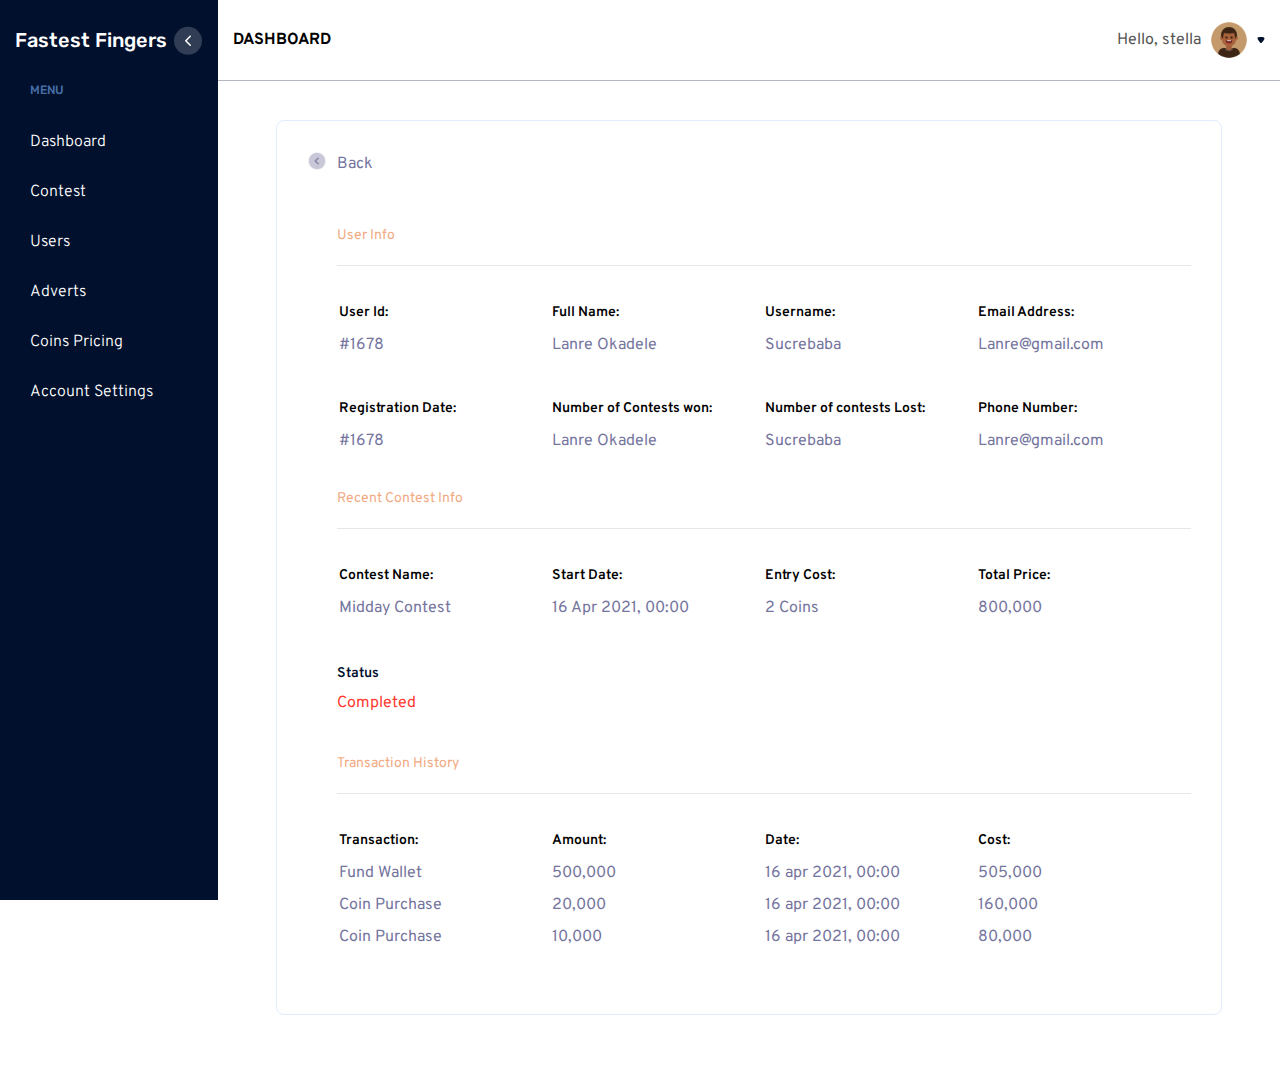
<file: dashboard2.html>
<!DOCTYPE html>
<html lang="en">
<head>
    <meta charset="UTF-8">
    <meta http-equiv="X-UA-Compatible" content="IE=edge">
    <meta name="viewport" content="width=device-width, initial-scale=1.0">
    <title>Document</title>
    <link rel="stylesheet" href="dashboard2.css">
</head>
<body>
    <div class="page">
			<div id="Container" class="container">
				<div class="fixed-nav">
					<div class="navbar">
						<div class="page-title">
							<h1>DASHBOARD</h1>
						</div>
						<div class="user-ctn">
							<p>Hello, stella</p>
							<img src="icons/image 1.svg" />
							<img
								onclick="openNav()"
								src="icons/Arrow - Down 2.svg"
							/>
						</div>
                        <img
							onclick="menutoogle()"
							class="menu-icon"
							src="icons/menu icon.png"
						/>
					</div>
				</div>
				<div class="inner-ctn">
					
					
					<div class="second-rec">
                        <div class="arrow-div">
                            <a href="/"><img src="icons/Arrow - Left Circle.png" width="20px" height="20px"></a>
                            <p>Back</p>
                        </div>
                        <div class="section-div">
                        <p class="user-info">User Info</p>
                        <hr>
                        <div class="heading">
                          <table>
                            <tr>
                                <th>User Id:</th>
                                 <th>Full Name:</th>
                                  <th>Username:</th>
                                   <th>Email Address:</th>
                            </tr>
                            <tr>
                                <td>#1678</td>
                                 <td>Lanre Okadele</td>
                                  <td>Sucrebaba</td>
                                   <td>Lanre@gmail.com</td>
                            </tr>
                          </table>
                           <table>
                            <tr>
                                <th>Registration Date:</th>
                                 <th>Number of Contests won:</th>
                                  <th>Number of contests Lost:</th>
                                   <th>Phone Number:</th>
                            </tr>
                            <tr>
                                <td>#1678</td>
                                 <td>Lanre Okadele</td>
                                  <td>Sucrebaba</td>
                                   <td>Lanre@gmail.com</td>
                            </tr>
                          </table>
                        </div>
                        <div class="recent-div">
                            <p class="recent">Recent Contest Info</p>
                            <hr>
                        </div>
                        <table>
                            <tr>
                                <th>Contest Name:</th>
                                 <th>Start Date:</th>
                                  <th>Entry Cost:</th>
                                   <th>Total Price:</th>
                            </tr>
                            <tr>
                                <td>Midday Contest</td>
                                 <td>16 Apr 2021, 00:00</td>
                                  <td>2 Coins</td>
                                   <td>800,000</td>
                            </tr>
                          </table>

                            <div class="status-div">
                        <p class="status">Status</p>
                        <p class="completed">Completed</p>
                    </div>
                    <div class="transanction-div">
                        <p class="transaction">Transaction History</p>
                        <hr>
                        <table class="last-table">
                             <tr>
                                <th>Transaction:</th>
                                 <th>Amount:</th>
                                  <th>Date:</th>
                                   <th>Cost:</th>
                            </tr>
                            <tr>
                                <td>Fund Wallet</td>
                                 <td>500,000</td>
                                  <td>16 apr 2021, 00:00</td>
                                   <td>505,000</td>
                            </tr>
                             <tr>
                                <td>Coin Purchase</td>
                                 <td>20,000</td>
                                  <td>16 apr 2021, 00:00</td>
                                   <td>160,000</td>
                            </tr>
                             <tr>
                                <td>Coin Purchase</td>
                                 <td>10,000</td>
                                  <td>16 apr 2021, 00:00</td>
                                   <td>80,000</td>
                            </tr>
                        </table>
                    </div>
                        </div>
                        
						
					</div>
					
				</div>

		
			<div id="Sidenav" class="side-nav">
				<div class="logo-ctn">
					<p class="logo-name">Fastest Fingers</p>
					<img
						class="close"
						src="icons/Collapse.svg"
					/>
				</div>
				<div class="menu-ctn">
					<p class="menu-title">MENU</p>
					<ul class="menus">
							<a href="/"
							><li class="menu-items" href="dashboard2.html">
								Dashboard
							</li></a
						>
						<a href="contest.html"
							><li class="menu-items">Contest</li></a
						>
						<a href="users.html"
							><li class="menu-items">Users</li></a
						>
						<a href="Adverts.html"
							><li class="menu-items">Adverts</li></a
						>
						<a href="coinspricing.html"
							><li class="menu-items">Coins Pricing</li></a
						>
						<a href="accountsettings.html"
							><li class="menu-items">Account Settings</li></a
						>
					</ul>
				</div>
			</div>
		</div>
        <div href="javascript:void(0)" id="mySidenav" class="sidebar-bg" onclick="closeNav()">
					<div class="sidenav-2">
					 <a href="javascript:void(0)" class="closebtn" onclick="closeNav()"><img
						class="close"
						src="icons/Collapse.svg"
					/><p class="back-white">Close</p></a>

					<ul>
 						<a href="/"><li class="sec-">Dashboard</li></a>
  						<a href="contest.html"><li class="sec-">Contest</li></a>
 						 <a href="users.html"><li class="sec-">Users</li></a>
  						<a href="Adverts.html"><li class="sec-">Adverts</li></a>
							<a href="coinspricing.html"><li class="sec-">Coins Pricing</li></a>
						<a href="accountsettings.html"><li class="sec-">Account Settings</li></a>
					</ul>
				</div>
        </div>
		<script src="https://cdnjs.cloudflare.com/ajax/libs/gsap/3.4.0/gsap.min.js"></script>

        <script src="dashboard2.js"></script>
</body>
</html>
</file>
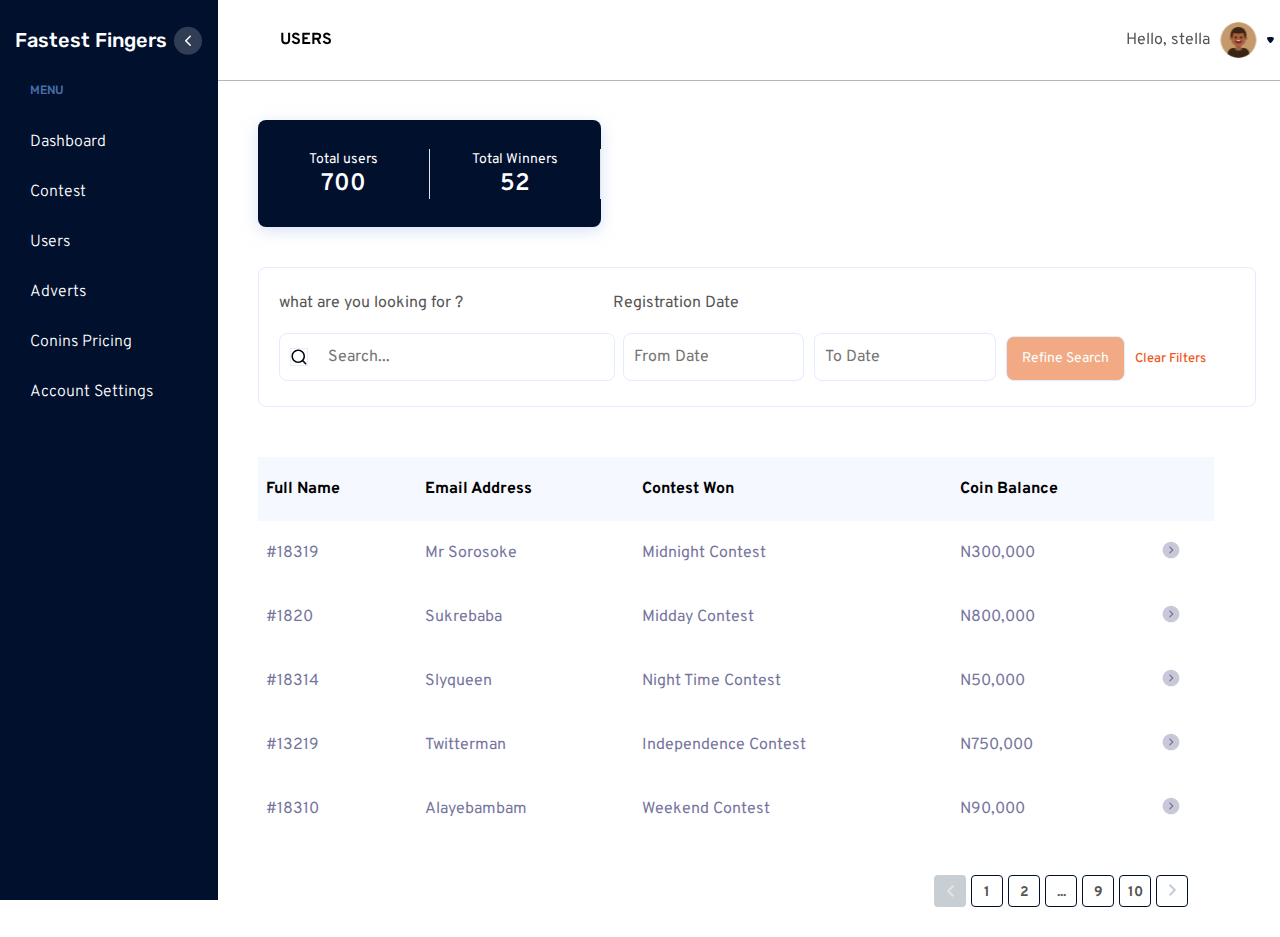
<file: users.html>
<!DOCTYPE html>
<html lang="en">
<head>
    <meta charset="UTF-8">
    <meta http-equiv="X-UA-Compatible" content="IE=edge">
    <meta name="viewport" content="width=device-width, initial-scale=1.0">
    <title>Document</title>
    <link rel="stylesheet" href="users.css">
</head>
<body>
    	<div class="page">
			<div id="Container" class="container">
				<div class="fixed-nav">
					<div class="navbar">
						<div class="page-title">
							<h1>USERS</h1>
						</div>
						<div class="user-ctn">
							<p>Hello, stella</p>
							<img src="icons/image 1.svg" />
							<img
								src="icons/Arrow - Down 2.svg"
							/>
						</div>
						<img
						onclick="menutoogle()"
							class="menu-icon"
							src="icons/menu icon.png"
						/>
					</div>
				</div>
				<div class="inner-ctn">
					<div class="recta-div">
						<div class="text-flex">
							<div class="textdiv">
								<p>Total users</p>
								<h2>700</h2>
							</div>
							<div class="textdiv">
								<p>Total Winners</p>
								<h2>52</h2>
							</div>
							
							
						</div>
					</div>
					</div>
					<div class="second-rec">
						<div class="input-div">
							<div class="search_section">
								<p>what are you looking for ?</p>
								<div class="search-div">
									<img
										class="search-img"
										src="icons/search.svg"
										width="18px"
										height="18px"
									/>
									<input
										type="search"
										class="search"
										placeholder="Search..."
									/>
								</div>
							</div>
							<div class="date_section">
								<p>Registration Date</p>
								<div class="date_ctn">
									<input
										placeholder="From Date"
										class="date"
										type="text"
										onfocus="(this.type='date')"
										id="date"
									/>
									<input
										placeholder="To Date "
										class="date"
										type="text"
										onfocus="(this.type='date')"
										id="date"
									/>
								</div>
							</div>
							<div class="input_btn">
								<button class="refine-search">
									Refine Search
								</button>
								<p class="clear">Clear Filters</p>
							</div>
						</div>
					</div>
					<div class="big-rec">
						<table>
							<tr>
								<th>Full Name</th>
								<th>Email Address</th>
								<th>Contest Won</th>
								<th>Coin Balance</th>
								<th></th>
							</tr>
							<tr>
								<td>#18319</td>
								<td>Mr Sorosoke</td>
								<td>Midnight Contest</td>
								<td>N300,000</td>
								<td>
									<a href="dashboard2.html"
										><img
											src="icons/Arrow - Right Circle.svg"
									/></a>
								</td>
							</tr>
							<tr>
								<td>#1820</td>
								<td>Sukrebaba</td>
								<td>Midday Contest</td>
								<td>N800,000</td>
								<td>
									<img src="icons/Arrow - Right Circle.svg" />
								</td>
							</tr>
							<tr>
								<td>#18314</td>
								<td>Slyqueen</td>
								<td>Night Time Contest</td>
								<td>N50,000</td>
								<td>
									<img src="icons/Arrow - Right Circle.svg" />
								</td>
							</tr>
							<tr>
								<td>#13219</td>
								<td>Twitterman</td>
								<td>Independence Contest</td>
								<td>N750,000</td>
								<td>
									<img src="icons/Arrow - Right Circle.svg" />
								</td>
							</tr>
							<tr>
								<td>#18310</td>
								<td>Alayebambam</td>
								<td>Weekend Contest</td>
								<td>N90,000</td>
								
								<td>
									<img src="icons/Arrow - Right Circle.svg" />
								</td>
							</tr>
						</table>
					</div>
				</div>

				<div class="page-ctn">
					<img src="icons/disabled.svg" width="32px" height="32px" />
					<div class="box">
						<p>1</p>
					</div>
					<div class="box">
						<p>2</p>
					</div>
					<div class="box">
						<p>...</p>
					</div>
					<div class="box">
						<p>9</p>
					</div>
					<div class="box">
						<p>10</p>
					</div>
					<div class="box">
						<img class="box-img" src="Vector.svg" />
					</div>
				</div>
			</div>
			<div id="Sidenav" class="side-nav">
				<div class="logo-ctn">
					<p class="logo-name">Fastest Fingers</p>
					<img
						class="close"
						onclick="closeNav()"
						src="icons/Collapse.svg"
					/>
				</div>
				<div class="menu-ctn">
					<p class="menu-title">MENU</p>
					<ul class="menus">
						<a href="/"
							><li class="menu-items" href="dashboard2.html">
								Dashboard
							</li></a
						>
						<a href="contest.html"
							><li class="menu-items">Contest</li></a
						>
						<a href="users.html"
							><li class="menu-items">Users</li></a
						>
						<a href="Adverts.html"
							><li class="menu-items">Adverts</li></a
						>
						<a href="coinspricing.html"
							><li class="menu-items">Conins Pricing</li></a
						>
						<a href="accountsettings.html"
							><li class="menu-items">Account Settings</li></a
						>
					</ul>
				</div>
			</div>
		</div>
		<div href="javascript:void(0)" id="mySidenav" class="sidebar-bg" onclick="closeNav()">
					<div class="sidenav-2">
					 <a href="javascript:void(0)" class="closebtn" onclick="closeNav()"><img
						class="close"
						src="icons/Collapse.svg"
					/><p class="back-white">Close</p></a>
					<ul>
 						<a href="/"><li class="sec-">Dashboard</li></a>
  						<a href="contest.html"><li class="sec-">Contest</li></a>
 						 <a href="users.html"><li class="sec-">Users</li></a>
  						<a href="Adverts.html"><li class="sec-">Adverts</li></a>
							<a href="coinspricing.html"><li class="sec-">Coins Pricing</li></a>
						<a href="accountsettings.html"><li class="sec-">Account Settings</li></a>
					</ul>
				</div>
				<script src="https://cdnjs.cloudflare.com/ajax/libs/gsap/3.4.0/gsap.min.js"></script>
				<script src="users.js"></script>
</body>
</html>
</file>
<file: dashboard.css>
@import url("https://fonts.googleapis.com/css2?family=Overpass:wght@100;300;400;500;600;700;800;900&display=swap");
@import url("https://fonts.googleapis.com/css2?family=Rubik:wght@400;500;600;700&display=swap");

* {
	font-family: "Overpass", sans-serif;
	font-size: 16px;
	padding: 0;
	margin: 0;
}
/* .fixed-nav {
	posi
	
} */
.navbar {
	top: 0;
	position: fixed;
	height: 80px;
	display: flex;
	justify-content: space-between;
	align-items: center;
	padding: 0 15px;
	width: 83%;
	background-color: white;
	border-bottom: 1px solid #00102d4e;
}
.container {
	margin-left: 17%;
	width: 83%;
}

.user-ctn {
	display: flex;
	gap: 7px;
	align-items: center;
	margin-right: 30px;
}
.menu-icon {
	width: 24px;
	display: none;
}

/* nav ul {
	display: inline-block;
	list-style: none;
	margin-right: 0px;
	overflow: hidden;

	position: relative;
	text-align: right;
} */

p {
	display: inline-block;
	text-decoration: none;
	color: #555;
	cursor: pointer;
}
/*----------------------Total div---------------------------------*/

.inner-ctn {
	padding: 0 40px;
	margin-top: 120px;
}
.textdiv {
	border-right: 1px solid#E2E2EA;
	text-align: center;
	width: 237.5px;
}
.small-rec {
	text-align: center;
}
.textdiv p {
	color: white;
	font-size: 14px;
	font-weight: 400;
	line-height: 17.72px;
}
.textdiv h2 {
	color: white;
	font-size: 24px;
	font-weight: 600;
}
.text-flex {
	display: flex;
	align-items: center;
	width: 85%;
	height: 107px;
	background: #00102d;
	margin-top: 10px;
	border-radius: 8px;
	box-shadow: 0px 4px 16px rgba(189, 205, 236, 0.6);
}
/*---------------------------second-rec------------------------------------*/

.second-rec {
	width: 90%;
	background-color: white;
	background: #ffffff;
	border: 1px solid #e1edfe;
	border-radius: 8px;
	margin-top: 40px;
	margin-bottom: 50px;
	align-items: center;
	padding: 25px 20px;
}
.search_section p,
.date_section p {
	margin-bottom: 20px;
}
.input-div {
	display: flex;
	align-items: flex-end;
	width: 100%;
}
.search_section {
	width: 35%;
}
.search-div {
	width: 100%;
	height: 46px;
	display: flex;
	border: 1px solid #e1edfe;
	border-radius: 8px;
	align-items: center;
}
.search {
	outline: none;
	width: 100%;
	height: 46px;
	border: 1px solid #e1edfe;
	border-radius: 8px;
	padding-left: 20px;
	border: none;
}
.search-img {
	padding-left: 10px;
}
.date_section {
	width: 40%;
}
.date_ctn {
	width: 100%;
	display: flex;
}
.date {
	outline: none;
	width: 50%;
	height: 46px;
	margin-left: 10px;
	border: 1px solid #e1edfe;
	border-radius: 8px;
	padding-left: 10px;
}
.input_btn {
	display: flex;
	align-items: center;
	width: 25%;
}
.refine-search {
	width: 50%;
	height: 45px;
	font-size: 14px;
	margin-left: 10px;
	background-color: #f1aa83;
	color: white;
	border-color: rgb(238, 88, 33);
	cursor: pointer;
	border: 1px solid #e1edfe;
	border-radius: 8px;
}
.clear {
	color: rgb(238, 88, 33);
	margin-left: 10px;
	cursor: pointer;
	font-weight: 500;
	font-size: 13px;
}
/*-------------------------big rec---------------------------------*/
.big-rec {
	width: 100%;
	height: fit-content;
	border-radius: 8px;
}
table {
	border-collapse: collapse;
	width: 100%;
}
tr {
	height: 64px;
}
th {
	text-align: left;
	padding: 8px;
	background: #f5f8ff;
	font-family: "Overpass";
	font-style: normal;
	font-weight: 700;
	font-size: 16px;
	line-height: 20px;
	margin: 50px;
}
td {
	text-align: left;
	padding: 8px;
	font-family: "Overpass";
	font-style: normal;
	font-weight: 400;
	font-size: 16px;
	line-height: 20.26px;
	align-items: center;
	margin: 50px;
	color: #75759e;
}
.active {
	color: #4cd964;
}
.completed {
	color: #ff3b30;
}
.arrow {
	border-radius: 50%;
	border-color: #555;
}
/*-----------------------------side-nav---------------------*/
a:link {
	text-decoration: none;
}

a:visited {
	text-decoration: none;
}

a:hover {
	text-decoration: none;
}

a:active {
	text-decoration: none;
}
.logo-ctn {
	display: flex;
	justify-content: center;
	align-items: center;
	gap: 7px;
	height: 80px;
}

.logo-name {
	font-family: "Rubik", sans-serif;
	font-weight: 500;
	color: #fff;
	font-size: 20px;
}
.side-nav {
	position: fixed;
	width: 17%;
	height: 100vh;
	left: 0px;
	top: 0px;
	background: #00102d;
}

.menu-title {
	font-family: "Rubik", sans-serif;
	font-size: 12px;
	font-weight: 500;
	margin-bottom: 20px;
	color: #476da5;
	padding-left: 30px;
}

.menu-items {
	font-weight: 300;
	list-style: none;
	padding: 15px 0;
	padding-left: 30px;
	color: #fff;
}

.menu-items:hover {
	color: #f1aa83;
	cursor: pointer;
	background-color: #f1aa8323;
	border-left: 4px solid #f1aa83;
}
.sid-rec {
	width: 100%;
	height: 42px;
}
.side-nav h1 {
	color: white;
	font-family: "Rubik";
	font-style: normal;
	font-weight: 500;
	font-size: 20px;
	line-height: 24px;
	display: flex;
	text-align: center;
	align-items: center;
}


/*--------------------------page-ctn-----------------------------------*/

.page-ctn {
	align-items: center;
	display: flex;
	margin-left: 73%;
	margin-top: 34px;
	margin-bottom: 30px;
}
.box {
	width: 32px;
	height: 32px;
	border-radius: 4px;
	background: #ffffff;
	border: 1px solid #00102d;
	box-sizing: border-box;
	margin-left: 5px;
	text-align: center;
}
.box p {
	font-family: "Overpass";
	font-style: normal;
	font-weight: 700;
	font-size: 14px;
	text-align: center;
	padding-top: 8px;
}
.box-img {
	padding-top: 8px;
}

.arrow {
	display: none;
}
/*------------------------menu icons -----------------------*/
.sidebar-bg {
	width: 100%;
	height: 100vh;
	z-index: 150;
	background-color: #00000065;
	position: fixed;
	top: 0;
	left: 0;
	display: none;
}

.sidenav {
	height: 100vh;
	width: 25%;
	background-color: white;
	padding-top: 20px;
	transition: 0.10s;
	/* z-index: 150; */
	text-align: center;
}
.sidenav-2 {
	background: #00102d;
}
.sidenav-2 li {
	padding: 18px 13px;
	border-bottom: 1px solid rgba(0, 0, 0, 0.171);
	cursor: pointer;
	margin: auto;
	list-style: none;
    color: #ffffff
	
}
.sidenav-2 li a {
	color: #ffffff
}
.sidenav-2 li a:hover {
	color: red;
	padding: 10px;
}
.sec- {
	color: #f1aa83;
	cursor: pointer;
	background-color: #f1aa8323;
	border-left: 4px solid #f1aa83;
}
.closebtn {
	display: flex;
	align-items: center;
	padding-left: 10px;
	gap: 20px;
	margin-top: 10px;
}
.back-white {
	color: white;
}

/*------------------------media query section -------------------------*/
@media screen and (max-width: 480px) {
	.container {
		width: 100%;
		margin: 0px;
		height: fit-content;
	}
	.menu-icon {
		display: block;
	}
	.page-ctn {
		width: 100%;
		margin-left: 0;

		align-items: flex-end;
	}
	.user-ctn {
		display: none;
	}
	.navbar {
		width: 95%;
		justify-content: space-between;
		margin: 0px;
		display: flex;
		align-items: center;
		z-index: 20;
	}
	.form {
		width: 100%;
		margin: 0px;
	}
	.text-wrapper {
		width: 100%;
		flex-direction: column;
	}
	.recta-div {
		width: 100%;
		overflow: auto;
	}
	.input-div {
		width: 100%;
		flex-direction: column;
		align-items: flex-start;
	}
	.search_section {
		margin-top: 15px;
		width: 100%;
	}
	.date_section {
		margin-top: 15px;
		width: 100%;
	}
	.input_btn {
		margin-top: 15px;
		width: 100%;
	}
	.inner-ctn {
		width: 100%;
		padding: 0px;
		margin: 10px;
		margin-top: 120px;
	}
	.second-rec {
		flex-direction: column;
		width: 85%;
	}
	.text-flex {
		width: fit-content;
	}

	.textdiv {
		width: 90vw;
	}

	.arrow {
		display: block;
		position: absolute;
		left: 95%;
	}

	.big-rec {
		width: 100%;
		overflow-y: auto;
	}
	.side-nav {
		display: none;
	}
	.search {
		width: 80%;
		flex-direction: column;
	}

	.search-div {
		width: 100%;
	}
	.sidenav-2 {
		padding-top: 15px;
	}
	.sidenav-2 a {
		font-size: 18px;
	}
	
}
</file>
<file: accountsettings.css>
@import url("https://fonts.googleapis.com/css2?family=Overpass:wght@100;300;400;500;600;700;800;900&display=swap");
@import url("https://fonts.googleapis.com/css2?family=Rubik:wght@400;500;600;700&display=swap");

* {
	font-family: "Overpass", sans-serif;
	font-size: 16px;
	padding: 0;
	margin: 0;
}
/* .fixed-nav {
	posi
	
} */
.navbar {
	top: 0;
	position: fixed;
	height: 80px;
	display: flex;
	justify-content: space-between;
	align-items: center;
	padding: 0 15px;
	width: 83%;
	background-color: white;
	border-bottom: 1px solid #00102d4e;
}
.container {
	margin-left: 17%;
	width: 83%;
}
.menu-icon {
	width: 24px;
	display: none;
}

.user-ctn {
	display: flex;
	gap: 7px;
	align-items: center;
	margin-right: 30px;
}

/* nav ul {
	display: inline-block;
	list-style: none;
	margin-right: 0px;
	overflow: hidden;

	position: relative;
	text-align: right;
} */

p {
	display: inline-block;
	text-decoration: none;
	color: #555;
	cursor: pointer;
}
/*----------------------Total div---------------------------------*/

.inner-ctn {
	padding: 0 40px;
	margin-top: 120px;
}

.small-rec {
	text-align: center;
}
.textdiv p {
	color: white;
	font-size: 14px;
	font-weight: 400;
	line-height: 17.72px;
}
.textdiv h2 {
	color: white;
	font-size: 24px;
	font-weight: 600;
}
.text-flex {
	display: flex;
	align-items: center;
	width: 85%;
	height: 107px;
	background: #00102d;
	margin-top: 10px;
	border-radius: 8px;
	box-shadow: 0px 4px 16px rgba(189, 205, 236, 0.6);
}
/*---------------------------second-rec------------------------------------*/

.second-rec {
	width: 90%;
	height: fit-content;
	background-color: white;
	background: #ffffff;
	border: 1px solid #e1edfe;
	border-radius: 8px;
	margin-top: 40px;
	margin-bottom: 50px;
	align-items: center;
	margin-left: 40px;
}
form {
	margin: auto;
	width: 30%;
}
.change-ctn {
	margin-top: 40px;
	text-align: center;
	margin-bottom: 50px;
}
.change {
	font-weight: 600;
	font-size: 24px;
	line-height: 30px;
	align-items: center;
	color: #4a6495;
	
}
.current-div {
	margin-bottom: 20px;
}
.current {
	font-style: normal;
	font-weight: 400;
	font-size: 14px;
	line-height: 18px;
	color: #00102d;
	margin-bottom: 10px;
	outline: none;
}
.input1-div {
	width: 400px;
	height: 70px;
	left: 644px;
	top: 359px;
	border: 1px solid #e1edfe;
	border-radius: 8px;
	display: flex;
	justify-content: space-between;
	align-items: center;
	padding-right: 10px;
	
}
.current-ps {
	height: 70px;
	width: 100%;
	border: none;
	padding-left: 10px;
	outline: none;
}
.show-ps {
	color: #818181;
	font-weight: 400;
	font-size: 12px;
}
.sav-ctn {
	margin-top: 80px;
	text-align: center;
	margin-bottom: 40px;
}
.save {
	width: 252px;
	height: 45px;
	background: #f1aa83;
	border-radius: 8px;
	font-style: normal;
	font-weight: 500;
	font-size: 13px;
	
	text-align: center;
	color: #ffffff;
}
/*-----------------------------side-nav---------------------*/
a:link {
	text-decoration: none;
}

a:visited {
	text-decoration: none;
}

a:hover {
	text-decoration: none;
}

a:active {
	text-decoration: none;
}
.logo-ctn {
	display: flex;
	justify-content: center;
	align-items: center;
	gap: 7px;
	height: 80px;
}

.logo-name {
	font-family: "Rubik", sans-serif;
	font-weight: 500;
	color: #fff;
	font-size: 20px;
}
.side-nav {
	position: fixed;
	width: 17%;
	height: 100vh;
	left: 0px;
	top: 0px;
	background: #00102d;
}

.menu-title {
	font-family: "Rubik", sans-serif;
	font-size: 12px;
	font-weight: 500;
	margin-bottom: 20px;
	color: #476da5;
	padding-left: 30px;
}

.menu-items {
	font-weight: 300;
	list-style: none;
	padding: 15px 0;
	padding-left: 30px;
	color: #fff;
}

.menu-items:hover {
	color: #f1aa83;
	cursor: pointer;
	background-color: #f1aa8323;
	border-left: 4px solid #f1aa83;
}
.sid-rec {
	width: 100%;
	height: 42px;
}
.side-nav h1 {
	color: white;
	font-family: "Rubik";
	font-style: normal;
	font-weight: 500;
	font-size: 20px;
	line-height: 24px;
	display: flex;
	text-align: center;
	align-items: center;
}
/*--------------------------page-ctn-----------------------------------*/

.page-ctn {
	align-items: center;
	display: flex;
	margin-left: 73%;
	margin-top: 34px;
	margin-bottom: 30px;
}
.box {
	width: 32px;
	height: 32px;
	border-radius: 4px;
	background: #ffffff;
	border: 1px solid #00102d;
	box-sizing: border-box;
	margin-left: 5px;
	text-align: center;
}
.box p {
	font-family: "Overpass";
	font-style: normal;
	font-weight: 700;
	font-size: 14px;
	text-align: center;
	padding-top: 8px;
}
.box-img {
	padding-top: 8px;
}
/*------------------------menu icons -----------------------*/
.sidebar-bg {
	width: 100%;
	height: 100vh;
	z-index: 150;
	background-color: #00000065;
	position: fixed;
	top: 0;
	left: 0;
	display: none;
}

.sidenav {
	height: 100vh;
	width: 25%;
	background-color: white;
	padding-top: 20px;
	transition: 0.10s;
	/* z-index: 150; */
	text-align: center;
}
.sidenav-2 {
	background: #00102d;
}
.sidenav-2 li {
	padding: 18px 13px;
	border-bottom: 1px solid rgba(0, 0, 0, 0.171);
	cursor: pointer;
	margin: auto;
	list-style: none;
    color: #ffffff
	
}
.sidenav-2 li a {
	color: #ffffff
}
.sidenav-2 li a:hover {
	color: red;
	padding: 10px;
}
.sec- {
	color: #f1aa83;
	cursor: pointer;
	background-color: #f1aa8323;
	border-left: 4px solid #f1aa83;
}
.closebtn {
	display: flex;
	align-items: center;
	padding-left: 10px;
	gap: 20px;
	margin-top: 10px;
}
.back-white {
	color: white;
}
/*----------------------------media query----------------------*/
@media screen and (max-width: 480px)  {
.container {
		width: 100%;
		margin: 0px;
		height: fit-content;
	}
	.menu-icon {
		display: block;
	}
	.page-ctn {
		width: 100%;
		margin-left: 0 	;

		align-items: flex-end;
	}
	.user-ctn {
		display: none;
	}
	.second-rec {
		width: 100%;
		margin: 0;
	}
	.navbar {
		width: 95%;
		justify-content: space-between;
		margin: 0px;
		display: flex;
		gap: 150px;
		align-items: center;
		z-index: 20;
	}
	.side-nav {
		display: none;
	}
	form {
		width: 90%;
	}
	.input1-div {
		width: 100%;
	}
	.sav-ctn {
		margin-top: 20px;
	}
		.menu-icon {
		display: block;
	}
		.sidenav-2 {
		padding-top: 15px;
	}
	.sidenav-2 a {
		font-size: 18px;
	}
	
}
</file>
<file: adverts.css>
@import url("https://fonts.googleapis.com/css2?family=Overpass:wght@100;300;400;500;600;700;800;900&display=swap");
@import url("https://fonts.googleapis.com/css2?family=Rubik:wght@400;500;600;700&display=swap");

* {
	font-family: "Overpass", sans-serif;
	font-size: 16px;
	padding: 0;
	margin: 0;
}
/* .fixed-nav {
	posi
	
} */
.navbar {
	top: 0;
	position: fixed;
	height: 80px;
	display: flex;
	justify-content: space-between;
	align-items: center;
	padding: 0 15px;
	width: 83%;
	background-color: white;
	border-bottom: 1px solid #00102d4e;
}
.container {
	margin-left: 17%;
	width: 83%;
}
.menu-icon {
	width: 24px;
	display: none;
}
.user-ctn {
	display: flex;
	gap: 7px;
	align-items: center;
	margin-right: 30px;
}
.menu-icon {
	width: 24px;
	display: none;
}

/* nav ul {
	display: inline-block;
	list-style: none;
	margin-right: 0px;
	overflow: hidden;

	position: relative;
	text-align: right;
} */

p {
	display: inline-block;
	text-decoration: none;
	color: #555;
	cursor: pointer;
}
/*----------------------Total div---------------------------------*/
.recta-div {
	width: 70%;
}
.inner-ctn {
	padding: 0 40px;
	margin-top: 120px;
}
.textdiv {
	border-right: 1px solid#E2E2EA;
	text-align: center;
	width: 237.5px;
}
.small-rec {
	text-align: center;
}
.textdiv p {
	color: white;
	font-size: 14px;
	font-weight: 400;
	line-height: 17.72px;
}
.textdiv h2 {
	color: white;
	font-size: 24px;
	font-weight: 600;
}
.text-flex {
	display: flex;
	align-items: center;
	width: 50%;
	height: 107px;
	background: #00102d;
	margin-top: 10px;
	border-radius: 8px;
	box-shadow: 0px 4px 16px rgba(189, 205, 236, 0.6);
}
/*---------------------------second-rec------------------------------------*/

.second-rec {
	width: 90%;
	background-color: white;
	background: #ffffff;
	border: 1px solid #e1edfe;
	border-radius: 8px;
	margin-top: 40px;
	margin-bottom: 50px;
	align-items: center;
	padding: 25px 20px;
	margin-left: 40px;
}
.search_section p,
.date_section p {
	margin-bottom: 20px;
}
.input-div {
	display: flex;
	align-items: flex-end;
	width: 100%;
}
.search_section {
	width: 35%;
}
.search-div {
	width: 100%;
	height: 46px;
	display: flex;
	border: 1px solid #e1edfe;
	border-radius: 8px;
	align-items: center;
}
.search {
	outline: none;
	width: 100%;
	height: 46px;
	border: 1px solid #e1edfe;
	border-radius: 8px;
	padding-left: 20px;
	border: none;
}
.search-img {
	padding-left: 10px;
}
.date_section {
	width: 40%;
}
.date_ctn {
	width: 100%;
	display: flex;
}
.date {
	width: 50%;
	height: 46px;
	margin-left: 10px;
	border: 1px solid #e1edfe;
	border-radius: 8px;
	padding-left: 10px;
}
.input_btn {
	display: flex;
	align-items: center;
	width: 25%;
}
.refine-search {
	width: 50%;
	height: 45px;
	font-size: 14px;
	margin-left: 10px;
	background-color: #f1aa83;
	color: white;
	border-color: rgb(238, 88, 33);
	cursor: pointer;
	border: 1px solid #e1edfe;
	border-radius: 8px;
}
.clear {
	color: rgb(238, 88, 33);
	margin-left: 10px;
	cursor: pointer;
	font-weight: 500;
	font-size: 13px;
}
/*-------------------------big rec---------------------------------*/
.big-rec {
	width: 100%;
	height: fit-content;
	border-radius: 8px;
}
table {
	border-collapse: collapse;
	width: 90%;
	margin-left: 40px;
}
tr {
	height: 64px;
}
th {
	text-align: left;
	padding: 8px;
	background: #f5f8ff;
	font-family: "Overpass";
	font-style: normal;
	font-weight: 700;
	font-size: 16px;
	line-height: 20px;
	margin: 50px;
}
td {
	text-align: left;
	padding: 8px;
	font-family: "Overpass";
	font-style: normal;
	font-weight: 400;
	font-size: 16px;
	line-height: 20.26px;
	align-items: center;
	margin: 50px;
	color: #75759e;
}
.active {
	color: #4cd964;
}
.completed {
	color: #ff3b30;
}
.arrow {
	border-radius: 50%;
	border-color: #555;
}
/*-----------------------------side-nav---------------------*/
a:link {
	text-decoration: none;
}

a:visited {
	text-decoration: none;
}

a:hover {
	text-decoration: none;
}

a:active {
	text-decoration: none;
}
.logo-ctn {
	display: flex;
	justify-content: center;
	align-items: center;
	gap: 7px;
	height: 80px;
}

.logo-name {
	font-family: "Rubik", sans-serif;
	font-weight: 500;
	color: #fff;
	font-size: 20px;
}
.side-nav {
	position: fixed;
	width: 17%;
	height: 100vh;
	left: 0px;
	top: 0px;
	background: #00102d;
}

.menu-title {
	font-family: "Rubik", sans-serif;
	font-size: 12px;
	font-weight: 500;
	margin-bottom: 20px;
	color: #476da5;
	padding-left: 30px;
}

.menu-items {
	font-weight: 300;
	list-style: none;
	padding: 15px 0;
	padding-left: 30px;
	color: #fff;
}

.menu-items:hover {
	color: #f1aa83;
	cursor: pointer;
	background-color: #f1aa8323;
	border-left: 4px solid #f1aa83;
}
.sid-rec {
	width: 100%;
	height: 42px;
}
.side-nav h1 {
	color: white;
	font-family: "Rubik";
	font-style: normal;
	font-weight: 500;
	font-size: 20px;
	line-height: 24px;
	display: flex;
	text-align: center;
	align-items: center;
}
/*--------------------------page-ctn-----------------------------------*/

.page-ctn {
	align-items: center;
	display: flex;
	margin-left: 73%;
	margin-top: 34px;
	margin-bottom: 30px;
}
.box {
	width: 32px;
	height: 32px;
	border-radius: 4px;
	background: #ffffff;
	border: 1px solid #00102d;
	box-sizing: border-box;
	margin-left: 5px;
	text-align: center;
}
.box p {
	font-family: "Overpass";
	font-style: normal;
	font-weight: 700;
	font-size: 14px;
	text-align: center;
	padding-top: 8px;
}
.box-img {
	padding-top: 8px;
}

.arrow {
	display: none;
}
/*------------------------menu icons -----------------------*/
.sidebar-bg {
	width: 100%;
	height: 100vh;
	z-index: 150;
	background-color: #00000065;
	position: fixed;
	top: 0;
	left: 0;
	display: none;
}

.sidenav {
	height: 100vh;
	width: 25%;
	background-color: white;
	padding-top: 20px;
	transition: 0.10s;
	/* z-index: 150; */
	text-align: center;
}
.sidenav-2 {
	background: #00102d;
}
.sidenav-2 li {
	padding: 18px 13px;
	border-bottom: 1px solid rgba(0, 0, 0, 0.171);
	cursor: pointer;
	margin: auto;
	list-style: none;
    color: #ffffff
	
}
.sidenav-2 li a {
	color: #ffffff
}
.sidenav-2 li a:hover {
	color: red;
	padding: 10px;
}
.sec- {
	color: #f1aa83;
	cursor: pointer;
	background-color: #f1aa8323;
	border-left: 4px solid #f1aa83;
}
.closebtn {
	display: flex;
	align-items: center;
	padding-left: 10px;
	gap: 20px;
	margin-top: 10px;
}
.back-white {
	color: white;
}

/*------------------------media query section -------------------------*/
@media screen and (max-width: 480px)  {
	
	.container {
		width: 100%;
		margin: 0px;
		height: fit-content;
	}
	.menu-icon {
		display: block;
	}
	.page-ctn {
		width: 100%;
		margin-left: 0 	;

		align-items: flex-end;
	}
	.user-ctn {
		display: none;
	}
	.navbar {
		width: 95%;
		justify-content: space-between;
		margin: 0px;
		display: flex;
		gap: 150px;
		align-items: center;
		z-index: 20;
	}
	.form {
		width: 100%;
		margin: 0px;
	}
	.text-wrapper {
		width: 100%;
		flex-direction: column;
	}
	.recta-div {
		width: 100%;
		overflow: auto;
	}
	.input-div {
		width: 100%;
		flex-direction: column;
		align-items: flex-start;
	}
	.search_section {
		margin-top: 15px;
		width: 100%;
	}
	.date_section {
		margin-top: 15px;
		width: 100%;
	}
	.input_btn {
		margin-top: 15px;
		width: 100%;
	}
	.inner-ctn {
    padding: 0 40px;
    margin-top: 120px;
	}
	.second-rec {
		flex-direction: column;
		width: 85%;
	}
	.text-flex {
		width: fit-content;
	}

	.textdiv {
		width: 90vw;
	}

	.arrow {
		display: block;
		position: absolute;
		left: 95%;
	}

	.big-rec {
		width: 100%;
		overflow-y: auto;
	}
	.side-nav {
		display: none;
	}
	.search {
		width: 80%;
		flex-direction: column;
	}

	.search-div {
		width: 100%;
	}
		.menu-icon {
		display: block;
	}
		.sidenav-2 {
		padding-top: 15px;
	}
	.sidenav-2 a {
		font-size: 18px;
	}
}
</file>
<file: coinspricing.css>
@import url("https://fonts.googleapis.com/css2?family=Overpass:wght@100;300;400;500;600;700;800;900&display=swap");
@import url("https://fonts.googleapis.com/css2?family=Rubik:wght@400;500;600;700&display=swap");

* {
	font-family: "Overpass", sans-serif;
	font-size: 16px;
	padding: 0;
	margin: 0;
}
/* .fixed-nav {
	posi
	
} */
.navbar {
	top: 0;
	position: fixed;
	height: 80px;
	display: flex;
	justify-content: space-between;
	align-items: center;
	padding: 0 15px;
	width: 83%;
	background-color: white;
	border-bottom: 1px solid #00102d4e;
}
.menu-icon {
	width: 24px;
	display: none;
}
.container {
	margin-left: 17%;
	width: 83%;
}

.user-ctn {
	display: flex;
	gap: 7px;
	align-items: center;
	margin-right: 30px;
}
.menu-icon {
	width: 24px;
	display: none;
}

/* nav ul {
	display: inline-block;
	list-style: none;
	margin-right: 0px;
	overflow: hidden;

	position: relative;
	text-align: right;
} */

p {
	display: inline-block;
	text-decoration: none;
	color: #555;
	cursor: pointer;
}
/*----------------------Total div---------------------------------*/

.inner-ctn {
	padding: 0 40px;
	margin-top: 120px;
}
.textdiv {
	border-right: 1px solid#E2E2EA;
	text-align: center;
	width: 237.5px;
}
.small-rec {
	text-align: center;
}
.textdiv p {
	color: white;
	font-size: 14px;
	font-weight: 400;
	line-height: 17.72px;
}
.textdiv h2 {
	color: white;
	font-size: 24px;
	font-weight: 600;
}
.text-flex {
	display: flex;
	align-items: center;
	width: 85%;
	height: 107px;
	background: #00102d;
	margin-top: 10px;
	border-radius: 8px;
	box-shadow: 0px 4px 16px rgba(189, 205, 236, 0.6);
}
/*---------------------------second-rec------------------------------------*/

.second-rec {
	width: 90%;
	background-color: white;
	background: #ffffff;
	border: 1px solid #e1edfe;
	border-radius: 8px;
	margin-top: 40px;
	margin-bottom: 50px;
	align-items: center;
	padding: 25px 20px;
}
.search_section p,
.date_section p {
	margin-bottom: 20px;
}
.input-div {
	display: flex;
	align-items: flex-end;
	width: 100%;
}
.search_section {
	width: 35%;
}
.search-div {
	width: 100%;
	height: 46px;
	display: flex;
	border: 1px solid #e1edfe;
	border-radius: 8px;
	align-items: center;
}
.search {
	outline: none;
	width: 100%;
	height: 46px;
	border: 1px solid #e1edfe;
	border-radius: 8px;
	padding-left: 20px;
	border: none;
}
.search-img {
	padding-left: 10px;
}
.date_section {
	width: 40%;
}
.date_ctn {
	width: 100%;
	display: flex;
}
.date {
	width: 50%;
	height: 46px;
	margin-left: 10px;
	border: 1px solid #e1edfe;
	border-radius: 8px;
	padding-left: 10px;
}
.input_btn {
	display: flex;
	align-items: center;
	width: 25%;
}
.refine-search {
	width: 50%;
	height: 45px;
	font-size: 14px;
	margin-left: 10px;
	background-color: #f1aa83;
	color: white;
	border-color: rgb(238, 88, 33);
	cursor: pointer;
	border: 1px solid #e1edfe;
	border-radius: 8px;
}
.clear {
	color: rgb(238, 88, 33);
	margin-left: 10px;
	cursor: pointer;
	font-weight: 500;
	font-size: 13px;
}
/*-------------------------big rec---------------------------------*/
.big-rec {
	width: 1092p;
	height: fit-content;
	border-radius: 8px;
}
table {
	border-collapse: collapse;
	width: 100%;
}
tr {
	height: 64px;
}
th {
	text-align: left;
	padding: 8px;
	background: #f5f8ff;
	font-family: "Overpass";
	font-style: normal;
	font-weight: 700;
	font-size: 16px;
	line-height: 20px;
	margin: 50px;
}
td {
	text-align: left;
	padding: 8px;
	font-family: "Overpass";
	font-style: normal;
	font-weight: 400;
	font-size: 16px;
	line-height: 20.26px;
	align-items: center;
	margin: 50px;
	color: #75759e;
}
.active {
	color: #4cd964;
}
.completed {
	color: #ff3b30;
}
.arrow {
	border-radius: 50%;
	border-color: #555;
}
/*-----------------------------side-nav---------------------*/
a:link {
	text-decoration: none;
}

a:visited {
	text-decoration: none;
}

a:hover {
	text-decoration: none;
}

a:active {
	text-decoration: none;
}
.logo-ctn {
	display: flex;
	justify-content: center;
	align-items: center;
	gap: 7px;
	height: 80px;
}

.logo-name {
	font-family: "Rubik", sans-serif;
	font-weight: 500;
	color: #fff;
	font-size: 20px;
}
.side-nav {
	position: fixed;
	width: 17%;
	height: 100vh;
	left: 0px;
	top: 0px;
	background: #00102d;
}

.menu-title {
	font-family: "Rubik", sans-serif;
	font-size: 12px;
	font-weight: 500;
	margin-bottom: 20px;
	color: #476da5;
	padding-left: 30px;
}

.menu-items {
	font-weight: 300;
	list-style: none;
	padding: 15px 0;
	padding-left: 30px;
	color: #fff;
}

.menu-items:hover {
	color: #f1aa83;
	cursor: pointer;
	background-color: #f1aa8323;
	border-left: 4px solid #f1aa83;
}
.sid-rec {
	width: 100%;
	height: 42px;
}
.side-nav h1 {
	color: white;
	font-family: "Rubik";
	font-style: normal;
	font-weight: 500;
	font-size: 20px;
	line-height: 24px;
	display: flex;
	text-align: center;
	align-items: center;
}
/*--------------------------page-ctn-----------------------------------*/

.page-ctn {
	align-items: center;
	display: flex;
	margin-left: 73%;
	margin-top: 34px;
	margin-bottom: 30px;
}
.box {
	width: 32px;
	height: 32px;
	border-radius: 4px;
	background: #ffffff;
	border: 1px solid #00102d;
	box-sizing: border-box;
	margin-left: 5px;
	text-align: center;
}
.box p {
	font-family: "Overpass";
	font-style: normal;
	font-weight: 700;
	font-size: 14px;
	text-align: center;
	padding-top: 8px;
}
.box-img {
	padding-top: 8px;
}

.arrow {
	display: none;
}
/*------------------------menu icons -----------------------*/
.sidebar-bg {
	width: 100%;
	height: 100vh;
	z-index: 150;
	background-color: #00000065;
	position: fixed;
	top: 0;
	left: 0;
	display: none;
}

.sidenav {
	height: 100vh;
	width: 25%;
	background-color: white;
	padding-top: 20px;
	transition: 0.10s;
	/* z-index: 150; */
	text-align: center;
}
.sidenav-2 {
	background: #00102d;
}
.sidenav-2 li {
	padding: 18px 13px;
	border-bottom: 1px solid rgba(0, 0, 0, 0.171);
	cursor: pointer;
	margin: auto;
	list-style: none;
    color: #ffffff
	
}
.sidenav-2 li a {
	color: #ffffff
}
.sidenav-2 li a:hover {
	color: red;
	padding: 10px;
}
.sec- {
	color: #f1aa83;
	cursor: pointer;
	background-color: #f1aa8323;
	border-left: 4px solid #f1aa83;
}
.closebtn {
	display: flex;
	align-items: center;
	padding-left: 10px;
	gap: 20px;
	margin-top: 10px;
}
.back-white {
	color: white;
}
/*------------------------media query section -------------------------*/
@media screen and (max-width: 480px)  {
	
	.container {
		width: 100%;
		margin: 0px;
		height: fit-content;
	}
	.menu-icon {
		display: block;
	}
	.page-ctn {
		width: 100%;
		margin-left: 0 	;

		align-items: flex-end;
	}
	.user-ctn {
		display: none;
	}
	.navbar {
		width: 95%;
		justify-content: space-between;
		margin: 0px;
		display: flex;
		gap: 150px;
		align-items: center;
		z-index: 20;
	}
	.form {
		width: 100%;
		margin: 0px;
	}
	.text-wrapper {
		width: 100%;
		flex-direction: column;
	}
	.recta-div {
		width: 100%;
		overflow: auto;
	}
	.input-div {
		width: 100%;
		flex-direction: column;
		align-items: flex-start;
	}
	.search_section {
		margin-top: 15px;
		width: 100%;
	}
	.date_section {
		margin-top: 15px;
		width: 100%;
	}
	.input_btn {
		margin-top: 15px;
		width: 100%;
	}
	.inner-ctn {
		width: 100%;
		padding: 0px;
		margin: 10px;
		margin-top: 120px;
	}
	.second-rec {
		flex-direction: column;
		width: 85%;
	}
	.text-flex {
		width: fit-content;
	}

	.textdiv {
		width: 90vw;
	}

	.arrow {
		display: block;
		position: absolute;
		left: 95%;
	}

	.big-rec {
		width: 100%;
		overflow-y: auto;
	}
	.side-nav {
		display: none;
	}
	.search {
		width: 80%;
		flex-direction: column;
	}

	.search-div {
		width: 100%;
	}
		.menu-icon {
		display: block;
	}
		.sidenav-2 {
		padding-top: 15px;
	}
	.sidenav-2 a {
		font-size: 18px;
	}
}
</file>
<file: contest.css>
@import url("https://fonts.googleapis.com/css2?family=Overpass:wght@100;300;400;500;600;700;800;900&display=swap");
@import url("https://fonts.googleapis.com/css2?family=Rubik:wght@400;500;600;700&display=swap");

* {
	font-family: "Overpass", sans-serif;
	font-size: 16px;
	padding: 0;
	margin: 0;
}
/* .fixed-nav {
	posi
	
} */
.navbar {
	top: 0;
	position: fixed;
	height: 80px;
	display: flex;
	justify-content: space-between;
	align-items: center;
	padding: 0 15px;
	width: 83%;
	background-color: white;
	border-bottom: 1px solid #00102d4e;
}
.menu-icon {
	width: 24px;
	display: none;
}
.container {
	margin-left: 17%;
	width: 83%;
}
.page-title {
	display: flex;
	align-items: center;
	gap: 40px;
}
.create-btn {
	width: 191px;
	height: 45px;
	color: #ffff;
	background: #f1aa83;
	border-radius: 8px;
	border-color: #f1aa83;
	font-style: normal;
	font-weight: 500;
	font-size: 13px;
	line-height: 14px;
	text-align: center;
}
.user-ctn {
	display: flex;
	gap: 7px;
	align-items: center;
	margin-right: 30px;
}

/* nav ul {
	display: inline-block;
	list-style: none;
	margin-right: 0px;
	overflow: hidden;

	position: relative;
	text-align: right;
} */

p {
	display: inline-block;
	text-decoration: none;
	color: #555;
	cursor: pointer;
}
/*----------------------Total div---------------------------------*/
.recta-div {
	width: 70%;
}
.inner-ctn {
	padding: 0 40px;
	margin-top: 120px;
}
.textdiv {
	border-right: 1px solid#E2E2EA;
	text-align: center;
	width: 237.5px;
}
.small-rec {
	text-align: center;
}
.textdiv p {
	color: white;
	font-size: 14px;
	font-weight: 400;
	line-height: 17.72px;
}
.textdiv h2 {
	color: white;
	font-size: 24px;
	font-weight: 600;
}
.text-flex {
	display: flex;
	align-items: center;
	width: 85%;
	height: 107px;
	background: #00102d;
	margin-top: 10px;
	border-radius: 8px;
	box-shadow: 0px 4px 16px rgba(189, 205, 236, 0.6);
}
/*---------------------------second-rec------------------------------------*/
.second-rec {
	/* width: 100%; */
	background-color: white;
	background: #ffffff;
	border: 1px solid #e1edfe;
	border-radius: 8px;
	margin-top: 40px;
	margin-bottom: 50px;
	align-items: center;
	padding: 25px 20px;
}
.search_section p,
.date_section p {
	margin-bottom: 20px;
}
.input-div {
	display: flex;
	align-items: flex-end;
	width: 100%;
}
.search_section {
	width: 35%;
}
.search-div {
	width: 100%;
	height: 46px;
	display: flex;
	border: 1px solid #e1edfe;
	border-radius: 8px;
	align-items: center;
}
.search {
	outline: none;
	width: 100%;
	height: 46px;
	border: 1px solid #e1edfe;
	border-radius: 8px;
	padding-left: 20px;
	border: none;
}
.search-img {
	padding-left: 10px;
}
.date_section {
	width: 40%;
}
.date_ctn {
	width: 100%;
	display: flex;
}
.date {
	width: 50%;
	height: 46px;
	margin-left: 10px;
	border: 1px solid #e1edfe;
	border-radius: 8px;
	padding-left: 10px;
	outline: none;
}
.input_btn {
	display: flex;
	align-items: center;
	width: 25%;
}
.refine-search {
	width: 50%;
	height: 45px;
	font-size: 14px;
	margin-left: 10px;
	background-color: #f1aa83;
	color: white;
	border-color: rgb(238, 88, 33);
	cursor: pointer;
	border: 1px solid #e1edfe;
	border-radius: 8px;
}
.clear {
	color: rgb(238, 88, 33);
	margin-left: 10px;
	cursor: pointer;
	font-weight: 500;
	font-size: 13px;
}
/*-------------------------big rec---------------------------------*/
.big-rec {
	width: 100%;
	height: 402px;
	border-radius: 8px;
}
table {
	border-collapse: collapse;
	width: 100%;
}
tr {
	height: 64px;
}
th {
	text-align: left;
	padding: 8px;
	background: #f5f8ff;
	font-family: "Overpass";
	font-style: normal;
	font-weight: 700;
	font-size: 16px;
	line-height: 20px;
	margin: 50px;
}
td {
	text-align: left;
	padding: 8px;
	font-family: "Overpass";
	font-style: normal;
	font-weight: 400;
	font-size: 16px;
	line-height: 20.26px;
	align-items: center;
	margin: 50px;
	color: #75759e;
}
.active {
	color: #4cd964;
}
.completed {
	color: #ff3b30;
}
.arrow {
	border-radius: 50%;
	border-color: #555;
	display: none;
}
/*-----------------------------side-nav---------------------*/
a:link {
	text-decoration: none;
}

a:visited {
	text-decoration: none;
}

a:hover {
	text-decoration: none;
}

a:active {
	text-decoration: none;
}
.logo-ctn {
	display: flex;
	justify-content: center;
	align-items: center;
	gap: 7px;
	height: 80px;
}

.logo-name {
	font-family: "Rubik", sans-serif;
	font-weight: 500;
	color: #fff;
	font-size: 20px;
}
.side-nav {
	position: fixed;
	width: 17%;
	height: 100vh;
	left: 0px;
	top: 0px;
	background: #00102d;
}

.menu-title {
	font-family: "Rubik", sans-serif;
	font-size: 12px;
	font-weight: 500;
	margin-bottom: 20px;
	color: #476da5;
	padding-left: 30px;
}

.menu-items {
	font-weight: 300;
	list-style: none;
	padding: 15px 0;
	padding-left: 30px;
	color: #fff;
}

.menu-items:hover {
	color: #f1aa83;
	cursor: pointer;
	background-color: #f1aa8323;
	border-left: 4px solid #f1aa83;
}
.sid-rec {
	width: 100%;
	height: 42px;
}
.side-nav h1 {
	color: white;
	font-family: "Rubik";
	font-style: normal;
	font-weight: 500;
	font-size: 20px;
	line-height: 24px;
	display: flex;
	text-align: center;
	align-items: center;
}
/*--------------------------page-ctn-----------------------------------*/

.page-ctn {
	align-items: center;
	display: flex;
	margin-left: 73%;
	margin-top: 34px;
	margin-bottom: 30px;
}
.box {
	width: 32px;
	height: 32px;
	border-radius: 4px;
	background: #ffffff;
	border: 1px solid #00102d;
	box-sizing: border-box;
	margin-left: 5px;
	text-align: center;
}
.box p {
	font-family: "Overpass";
	font-style: normal;
	font-weight: 700;
	font-size: 14px;
	text-align: center;
	padding-top: 8px;
}
.box-img {
	padding-top: 8px;
}
/*--------------------------------------------------*/
.popup-bg {
	width: 100%;
	height: 100vh;
	z-index: 150;
	background: #00102d8d;
	position: fixed;
	top: 0;
	left: 0;
    display: flex;
    justify-content: center;
    align-items: center;
	display: none
}
.new-contest-ctn {
	/* position: fixed; */
	width: 35%;
	height: 70vh;
	left: 0px;
	top: 0;
	right: 0;
	bottom: 0;
	background: #ffffff;
	border: 1px solid #e2e2ea;
	border-radius: 8px;
	padding-top: 47px;
	align-items: center;
	background: #ffffff;
	border: 1px solid #e2e2ea;
	border-radius: 8px;
    overflow: auto;
}
.contest-p {
	margin-left: 50px;
	font-weight: 600;
	font-size: 16px;
	line-height: 20px;

	color: #00102d;
}
.form {
	display: grid;
	align-items: center;
	margin: 50px;
}
.form p {
	font-style: normal;
	font-weight: 400;
	font-size: 14px;
	color: #aaaaaa;
}
.contest-name {
	width: 100%;
	height: 50px;
	border: 1px solid #e1edfe;
	border-radius: 8px;
	margin-bottom: 24px;
	margin-top: 10px;
	padding-left: 10px;
}
.please-enter {
	width: 90px;
	height: 25px;
	border: none;
	padding-left: 20px;
	outline: none;
}
.div-please {
    flex-basis: 48%;
	height: 50px;
	display: flex;
	align-items: center;
	border: 1px solid #e1edfe;
	border-radius: 8px;
	gap: 20px;
	margin-bottom: 24px;
	margin-top: 10px;
}
.enter-ctn {
	display: flex;
	gap: 15px;
    justify-content: space-between;
}
.div-start {
	display: flex;
	gap: 120px;
}
.div-start-2 {
	display: flex;
	gap: 40px;
}
.select-please {
	border: none;
	padding-left: 20px;
	font-style: normal;
	font-weight: 400;
	font-size: 16px;
	color: #818181;
	outline: none;
}
.total-div {
	display: flex;
	gap: 15px;
	margin-top: 10px;
}
.flexer {
	display: flex;
	gap: 120px;
}
.div-none {
	 flex-basis: 48%;
	height: 50px;
	display: flex;
	align-items: center;
	border: 1px solid #e1edfe;
	border-radius: 8px;
	gap: 20px;
	margin-bottom: 24px;
	margin-top: 10px;
}

.please-ent {
	width: 100%;
	height: fit-content;
	border: none;
	padding: 5px;
	padding-right: 30px;
	outline: none;
}
.write-ctn {
	width: 100%;
	height: 89px;
	border: 1px solid #e1edfe;
	border-radius: 8px;
	margin-top: 10px;
	line-height: 20px;
	
}
.writenn-ctn {
	border-radius: 8px;
	padding-left: 10px;
	width: 100%;
	height: 89px;
	border: 1px solid #e1edfe;
	outline: none;
	border: none;
}
.button-wrap- {
	justify-content: center;
	align-items: center;
	display: flex;
}
.create-final {
	background: #f1aa83;
	border-radius: 8px;
	width: 252px;
	height: 45px;
    margin-top: 82px;
}
/*------------------------menu icons -----------------------*/
.sidebar-bg {
	width: 100%;
	height: 100vh;
	z-index: 150;
	background-color: #00000065;
	position: fixed;
	top: 0;
	left: 0;
	display: none;
}

.sidenav {
	height: 100vh;
	width: 25%;
	background-color: white;
	padding-top: 20px;
	transition: 0.10s;
	/* z-index: 150; */
	text-align: center;
}
.sidenav-2 {
	background: #00102d;
}
.sidenav-2 li {
	padding: 18px 13px;
	border-bottom: 1px solid rgba(0, 0, 0, 0.171);
	cursor: pointer;
	margin: auto;
	list-style: none;
    color: #ffffff
	
}
.sidenav-2 li a {
	color: #ffffff
}
.sidenav-2 li a:hover {
	color: red;
	padding: 10px;
}
.sec- {
	color: #f1aa83;
	cursor: pointer;
	background-color: #f1aa8323;
	border-left: 4px solid #f1aa83;
}
.closebtn {
	display: flex;
	align-items: center;
	padding-left: 10px;
	gap: 20px;
	margin-top: 10px;
}
.back-white {
	color: white;
}
/*------------------------media query section -------------------------*/
@media screen and (max-width: 480px) {
	.container {
		width: 100%;
		margin: 0px;
		height: fit-content;
	}
	.menu-icon {
		display: block;
	}
	.page-ctn {
		width: 100%;
		margin-left: 0;

		align-items: flex-end;
	}
	.user-ctn {
		display: none;
	}
	.navbar {
		width: 95%;
		justify-content: space-between;
		margin: 0px;
		display: flex;
		align-items: center;
		z-index: 20;
	}
	.form {
		width: 80%;
		margin: 10px;
	}
	.text-wrapper {
		width: 100%;
		flex-direction: column;
	}
	.recta-div {
		width: 100%;
		overflow: auto;
	}
	.input-div {
		width: 100%;
		flex-direction: column;
		align-items: flex-start;
	}
	.search_section {
		margin-top: 15px;
		width: 100%;
	}
	.date_section {
		margin-top: 15px;
		width: 100%;
	}
	.input_btn {
		margin-top: 15px;
		width: 100%;
	}
	.inner-ctn {
		width: 100%;
		padding: 0px;
		margin: 10px;
		margin-top: 120px;
	}
	.second-rec {
		flex-direction: column;
		width: 85%;
	}
	.text-flex {
		width: fit-content;
	}

	.textdiv {
		width: 90vw;
	}

	.arrow {
		display: block;
		position: absolute;
		left: 95%;
	}

	.big-rec {
		width: 100%;
		overflow-y: auto;
	}
	.side-nav {
		display: none;
	}
	.search {
		width: 80%;
		flex-direction: column;
	}

	.search-div {
		width: 100%;
	}
	.sidenav-2 {
		padding-top: 15px;
	}
	.sidenav-2 a {
		font-size: 18px;
	}
	.new-contest-ctn {
		width: 80%;
		height: 80vh;
	}
}
</file>
<file: dashboard2.css>
@import url("https://fonts.googleapis.com/css2?family=Overpass:wght@100;300;400;500;600;700;800;900&display=swap");
@import url("https://fonts.googleapis.com/css2?family=Rubik:wght@400;500;600;700&display=swap");

* {
	font-family: "Overpass", sans-serif;
	font-size: 16px;
	padding: 0;
	margin: 0;
}
/* .fixed-nav {
	posi
	
} */
.navbar {
	top: 0;
	position: fixed;
	height: 80px;
	display: flex;
	justify-content: space-between;
	align-items: center;
	padding: 0 15px;
	width: 83%;
	background-color: white;
	border-bottom: 1px solid #00102d4e;
}
.container {
	margin-left: 17%;
	width: 83%;
}

.user-ctn {
	display: flex;
	gap: 7px;
	align-items: center;
	margin-right: 30px;
}
.menu-icon {
	width: 24px;
	display: none;
}

/* nav ul {
	display: inline-block;
	list-style: none;
	margin-right: 0px;
	overflow: hidden;

	position: relative;
	text-align: right;
} */

p {
	display: inline-block;
	text-decoration: none;
	color: #555;
	cursor: pointer;
}
/*----------------------Total div---------------------------------*/

.inner-ctn {
	padding: 0 40px;
	margin-top: 120px;
}

/*---------------------------second-rec------------------------------------*/

.second-rec {
	width: 90%;
	height: fit-content;
	margin: auto;
	background-color: white;
	background: #ffffff;
	border: 1px solid #e1edfe;
	border-radius: 8px;
	margin-top: 40px;
	margin-bottom: 50px;
	align-items: center;
	padding: 30px;
}
.arrow-div {
	align-items: center;
	display: flex;
	gap: 10px;
	margin-bottom: 48px;
}
.arrow-div p {
	font-family: "Overpass";
	font-style: normal;
	font-weight: 400;
	font-size: 16px;
	color: #75759e;
}
.user-info {
	font-family: "Overpass";
	font-style: normal;
	font-weight: 400;
	font-size: 14px;
	line-height: 18px;
	margin-bottom: 20px;
	color: #f1aa83;
}
hr {
	border: none;
	border-bottom: 0.5px solid #e7e7e7;
	margin-bottom: 30px;
}
table {
	width: 100%;
	margin-bottom: 30px;
}
tr {
	height: 30px;
}
th {
	text-align: left;
	width: 25%;
	font-family: "Overpass";
	font-style: normal;
	font-weight: 600;
	font-size: 14px;
	line-height: 18px;
}
td {
	text-align: left;
	width: 25%;
	font-family: "Overpass";
	font-style: normal;
	font-weight: 400;
	font-size: 16px;
	line-height: 20px;
	color: #75759e;
}
.recent {
	font-family: "Overpass";
	font-style: normal;
	font-weight: 400;
	font-size: 14px;
	line-height: 18px;
	margin-bottom: 20px;
	color: #f1aa83;
}
.status-div {
	margin-top: 40px;
	display: grid;
}
.status {
	font-family: "Overpass";
	font-style: normal;
	font-weight: 600;
	font-size: 14px;
	line-height: 18px;
	color: #00102d;
	margin-bottom: 10px;
}
.completed {
	font-family: "Overpass";
	font-style: normal;
	font-weight: 400;
	font-size: 16px;
	line-height: 20px;
	color: #ff3b30;
	margin-bottom: 40px;
}
.transaction {
	font-family: "Overpass";
	font-style: normal;
	font-weight: 400;
	font-size: 14px;
	line-height: 18px;
	color: #f1aa83;
	margin-bottom: 20px;
}
.section-div {
	margin-left: 30px;
}
/*-----------------------------side-nav---------------------*/
.logo-ctn {
	display: flex;
	justify-content: center;
	align-items: center;
	gap: 7px;
	height: 80px;
}
a:link {
	text-decoration: none;
}

a:visited {
	text-decoration: none;
}

a:hover {
	text-decoration: none;
}

a:active {
	text-decoration: none;
}

.logo-name {
	font-family: "Rubik", sans-serif;
	font-weight: 500;
	color: #fff;
	font-size: 20px;
}
.side-nav {
	position: fixed;
	width: 17%;
	height: 100vh;
	left: 0px;
	top: 0px;
	background: #00102d;
}

.menu-title {
	font-family: "Rubik", sans-serif;
	font-size: 12px;
	font-weight: 500;
	margin-bottom: 20px;
	color: #476da5;
	padding-left: 30px;
}

.menu-items {
	font-weight: 300;
	list-style: none;
	padding: 15px 0;
	padding-left: 30px;
	color: #fff;
}

.menu-items:hover {
	color: #f1aa83;
	cursor: pointer;
	background-color: #f1aa8323;
	border-left: 4px solid #f1aa83;
}
.sid-rec {
	width: 100%;
	height: 42px;
}
.side-nav h1 {
	color: white;
	font-family: "Rubik";
	font-style: normal;
	font-weight: 500;
	font-size: 20px;
	line-height: 24px;
	display: flex;
	text-align: center;
	align-items: center;
}
/*--------------------------page-ctn-----------------------------------*/

.page-ctn {
	align-items: center;
	display: flex;
	margin-left: 73%;
	margin-top: 34px;
	margin-bottom: 30px;
}
.box {
	width: 32px;
	height: 32px;
	border-radius: 4px;
	background: #ffffff;
	border: 1px solid #00102d;
	box-sizing: border-box;
	margin-left: 5px;
	text-align: center;
}
.box p {
	font-family: "Overpass";
	font-style: normal;
	font-weight: 700;
	font-size: 14px;
	text-align: center;
	padding-top: 8px;
}
.box-img {
	padding-top: 8px;
}
/*------------------------menu icons -----------------------*/
.sidebar-bg {
	width: 100%;
	height: 100vh;
	z-index: 150;
	background-color: #00000065;
	position: fixed;
	top: 0;
	left: 0;
	display: none;
}

.sidenav {
	height: 100vh;
	width: 25%;
	background-color: white;
	padding-top: 20px;
	transition: 0.10s;
	/* z-index: 150; */
	text-align: center;
}
.sidenav-2 {
	background: #00102d;
}
.sidenav-2 li {
	padding: 18px 13px;
	border-bottom: 1px solid rgba(0, 0, 0, 0.171);
	cursor: pointer;
	margin: auto;
	list-style: none;
    color: #ffffff
	
}
.sidenav-2 li a {
	color: #ffffff
}
.sidenav-2 li a:hover {
	color: red;
	padding: 10px;
}
.sec- {
	color: #f1aa83;
	cursor: pointer;
	background-color: #f1aa8323;
	border-left: 4px solid #f1aa83;
}
.closebtn {
	display: flex;
	align-items: center;
	padding: 10px;
	gap: 20px;
	margin-top: 20px;
}
.back-white {
	color: white;
}
/*------------------------media query section -------------------------*/
@media screen and (max-width: 480px) {
	.container {
		width: 100%;
		margin: 0px;
		height: fit-content;
	}
	.menu-icon {
		display: block;
	}
	.page-ctn {
		width: 100%;
		margin-left: 0;

		align-items: flex-end;
	}
	.inner-ctn{
		width: 100%;
		padding: 0%;
	}
	.section-div {
		margin: 0;
	}
	.user-ctn {
		display: none;
	}
	.navbar {
		width: 95%;
		justify-content: space-between;
		margin: 0px;
		display: flex;
		gap: 150px;
		align-items: center;
		z-index: 20;
	}
	.side-nav {
		display: none;
	}
	.second-rec {
		width: 100%;
	}
	.transaction-div {
		width: 100%;
	}
	table {
		width: 100%;
	}
		.menu-icon {
		display: block;
	}
}
</file>
<file: users.css>
@import url("https://fonts.googleapis.com/css2?family=Overpass:wght@100;300;400;500;600;700;800;900&display=swap");
@import url("https://fonts.googleapis.com/css2?family=Rubik:wght@400;500;600;700&display=swap");

* {
	font-family: "Overpass", sans-serif;
	font-size: 16px;
	padding: 0;
	margin: 0;
}
/* .fixed-nav {
	posi
	
} */
.navbar {
	top: 0;
	position: fixed;
	height: 80px;
	display: flex;
	justify-content: space-between;
	align-items: center;
	padding: 0 15px;
	width: 83%;
	background-color: white;
	border-bottom: 1px solid #00102d4e;
}
.container {
	margin-left: 17%;
	width: 83%;
}

.user-ctn {
	display: flex;
	gap: 7px;
	align-items: center;
	margin-right: 30px;
}
.menu-icon {
	width: 24px;
	display: none;
}

/* nav ul {
	display: inline-block;
	list-style: none;
	margin-right: 0px;
	overflow: hidden;

	position: relative;
	text-align: right;
} */

p {
	display: inline-block;
	text-decoration: none;
	color: #555;
	cursor: pointer;
}
/*----------------------Total div---------------------------------*/
.recta-div {
	width: 70%;
}
.inner-ctn {
	padding: 0 40px;
	margin-top: 120px;
}
.textdiv {
	border-right: 1px solid#E2E2EA;
	text-align: center;
	width: 237.5px;
}
.small-rec {
	text-align: center;
}
.textdiv p {
	color: white;
	font-size: 14px;
	font-weight: 400;
	line-height: 17.72px;
}
.textdiv h2 {
	color: white;
	font-size: 24px;
	font-weight: 600;
}
.text-flex {
	display: flex;
	align-items: center;
	width: 50%;
	height: 107px;
	background: #00102d;
	margin-top: 10px;
	border-radius: 8px;
	box-shadow: 0px 4px 16px rgba(189, 205, 236, 0.6);
}
/*---------------------------second-rec------------------------------------*/

.second-rec {
	width: 90%;
	background-color: white;
	background: #ffffff;
	border: 1px solid #e1edfe;
	border-radius: 8px;
	margin-top: 40px;
	margin-bottom: 50px;
	align-items: center;
	padding: 25px 20px;
	margin-left: 40px;
}
.search_section p,
.date_section p {
	margin-bottom: 20px;
}
.input-div {
	display: flex;
	align-items: flex-end;
	width: 100%;
}
.search_section {
	width: 35%;
}
.search-div {
	width: 100%;
	height: 46px;
	display: flex;
	border: 1px solid #e1edfe;
	border-radius: 8px;
	align-items: center;
}
.search {
	outline: none;
	width: 100%;
	height: 46px;
	border: 1px solid #e1edfe;
	border-radius: 8px;
	padding-left: 20px;
	border: none;
}
.search-img {
	padding-left: 10px;
}
.date_section {
	width: 40%;
}
.date_ctn {
	width: 100%;
	display: flex;
}
.date {
	width: 50%;
	height: 46px;
	margin-left: 10px;
	border: 1px solid #e1edfe;
	border-radius: 8px;
	padding-left: 10px;
}
.input_btn {
	display: flex;
	align-items: center;
	width: 25%;
}
.refine-search {
	width: 50%;
	height: 45px;
	font-size: 14px;
	margin-left: 10px;
	background-color: #f1aa83;
	color: white;
	border-color: rgb(238, 88, 33);
	cursor: pointer;
	border: 1px solid #e1edfe;
	border-radius: 8px;
}
.clear {
	color: rgb(238, 88, 33);
	margin-left: 10px;
	cursor: pointer;
	font-weight: 500;
	font-size: 13px;
}
/*-------------------------big rec---------------------------------*/
.big-rec {
	width: 100%;
	height: fit-content;
	border-radius: 8px;
}
table {
	border-collapse: collapse;
	width: 90%;
	margin-left: 40px;
}
tr {
	height: 64px;
}
th {
	text-align: left;
	padding: 8px;
	background: #f5f8ff;
	font-family: "Overpass";
	font-style: normal;
	font-weight: 700;
	font-size: 16px;
	line-height: 20px;
	margin: 50px;
}
td {
	text-align: left;
	padding: 8px;
	font-family: "Overpass";
	font-style: normal;
	font-weight: 400;
	font-size: 16px;
	line-height: 20.26px;
	align-items: center;
	margin: 50px;
	color: #75759e;
}
.active {
	color: #4cd964;
}
.completed {
	color: #ff3b30;
}
.arrow {
	border-radius: 50%;
	border-color: #555;
}
/*-----------------------------side-nav---------------------*/
a:link {
	text-decoration: none;
}

a:visited {
	text-decoration: none;
}

a:hover {
	text-decoration: none;
}

a:active {
	text-decoration: none;
}
.logo-ctn {
	display: flex;
	justify-content: center;
	align-items: center;
	gap: 7px;
	height: 80px;
}

.logo-name {
	font-family: "Rubik", sans-serif;
	font-weight: 500;
	color: #fff;
	font-size: 20px;
}
.side-nav {
	position: fixed;
	width: 17%;
	height: 100vh;
	left: 0px;
	top: 0px;
	background: #00102d;
}

.menu-title {
	font-family: "Rubik", sans-serif;
	font-size: 12px;
	font-weight: 500;
	margin-bottom: 20px;
	color: #476da5;
	padding-left: 30px;
}

.menu-items {
	font-weight: 300;
	list-style: none;
	padding: 15px 0;
	padding-left: 30px;
	color: #fff;
}

.menu-items:hover {
	color: #f1aa83;
	cursor: pointer;
	background-color: #f1aa8323;
	border-left: 4px solid #f1aa83;
}
.sid-rec {
	width: 100%;
	height: 42px;
}
.side-nav h1 {
	color: white;
	font-family: "Rubik";
	font-style: normal;
	font-weight: 500;
	font-size: 20px;
	line-height: 24px;
	display: flex;
	text-align: center;
	align-items: center;
}
/*--------------------------page-ctn-----------------------------------*/

.page-ctn {
	align-items: center;
	display: flex;
	margin-left: 73%;
	margin-top: 34px;
	margin-bottom: 30px;
}
.box {
	width: 32px;
	height: 32px;
	border-radius: 4px;
	background: #ffffff;
	border: 1px solid #00102d;
	box-sizing: border-box;
	margin-left: 5px;
	text-align: center;
}
.box p {
	font-family: "Overpass";
	font-style: normal;
	font-weight: 700;
	font-size: 14px;
	text-align: center;
	padding-top: 8px;
}
.box-img {
	padding-top: 8px;
}

.arrow {
	display: none;
}
/*------------------------menu icons -----------------------*/
.sidebar-bg {
	width: 100%;
	height: 100vh;
	z-index: 150;
	background-color: #00000065;
	position: fixed;
	top: 0;
	left: 0;
	display: none;
}

.sidenav {
	height: 100vh;
	width: 25%;
	background-color: white;
	padding-top: 20px;
	transition: 0.1s;
	/* z-index: 150; */
	text-align: center;
}
.sidenav-2 {
	background: #00102d;
}
.sidenav-2 li {
	padding: 18px 13px;
	border-bottom: 1px solid rgba(0, 0, 0, 0.171);
	cursor: pointer;
	margin: auto;
	list-style: none;
	color: #ffffff;
}
.sidenav-2 li a {
	color: #ffffff;
}
.sidenav-2 li a:hover {
	color: red;
	padding: 10px;
}
.sec- {
	color: #f1aa83;
	cursor: pointer;
	background-color: #f1aa8323;
	border-left: 4px solid #f1aa83;
}
.closebtn {
	display: flex;
	align-items: center;
	padding-left: 10px;
	gap: 20px;
	margin-top: 10px;
}
.back-white {
	color: white;
}
/*------------------------media query section -------------------------*/
@media screen and (max-width: 480px) {
	.container {
		width: 100%;
		margin: 0px;
		height: fit-content;
	}
	.menu-icon {
		display: block;
	}
	.page-ctn {
		width: 100%;
		margin-left: 0;

		align-items: flex-end;
	}
	.user-ctn {
		display: none;
	}
	.navbar {
		width: 95%;
		justify-content: space-between;
		margin: 0px;
		display: flex;
		gap: 150px;
		align-items: center;
		z-index: 20;
	}
	.form {
		width: 100%;
		margin: 0px;
	}
	.text-wrapper {
		width: 100%;
		flex-direction: column;
	}
	.recta-div {
		width: 100%;
		overflow: auto;
	}
	.input-div {
		width: 100%;
		flex-direction: column;
		align-items: flex-start;
	}
	.search_section {
		margin-top: 15px;
		width: 100%;
	}
	.date_section {
		margin-top: 15px;
		width: 100%;
	}
	.input_btn {
		margin-top: 15px;
		width: 100%;
	}
	.inner-ctn {
		width: 100%;
		padding: 0px;
		margin: 10px;
		margin-top: 120px;
	}
	.second-rec {
		flex-direction: column;
		width: 85%;
	}
	.text-flex {
		width: fit-content;
	}

	.textdiv {
		width: 90vw;
	}

	.arrow {
		display: block;
		position: absolute;
		left: 95%;
	}

	.big-rec {
		width: 100%;
		overflow-y: auto;
	}
	.side-nav {
		display: none;
	}
	.search {
		width: 80%;
		flex-direction: column;
	}

	.search-div {
		width: 100%;
	}
	.menu-icon {
		display: block;
	}
	.search-div {
		width: 100%;
	}
	.sidenav-2 {
		padding-top: 15px;
	}
	.sidenav-2 a {
		font-size: 18px;
	}
}
</file>
